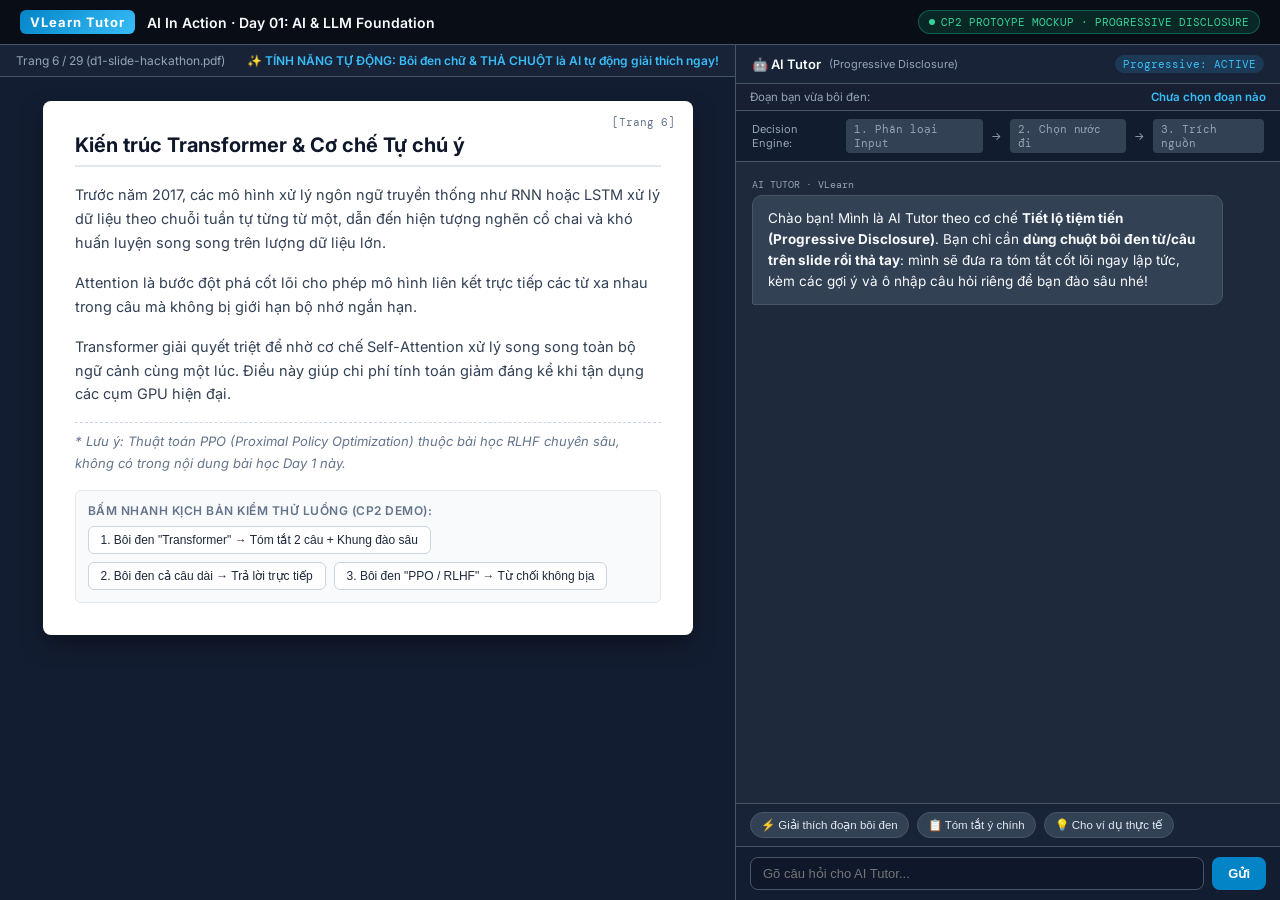
<file: vlearn_demo_cp2/codebase/index.html>
<!DOCTYPE html>
<html lang="vi">
<head>
<meta charset="UTF-8">
<meta name="viewport" content="width=device-width, initial-scale=1.0">
<title>VLearn AI Tutor - Prototype Mockup (CP2)</title>
<link href="https://fonts.googleapis.com/css2?family=Inter:wght@400;500;600;700&family=DM+Mono:wght@400;500&display=swap" rel="stylesheet">
<style>
  :root {
    --bg-dark: #0f172a;
    --panel-bg: #1e293b;
    --card-bg: #334155;
    --border: #475569;
    --accent: #38bdf8;
    --accent-hover: #0ea5e9;
    --accent-dim: rgba(56, 189, 248, 0.15);
    --socratic-gold: #f59e0b;
    --socratic-dim: rgba(245, 158, 11, 0.12);
    --text-main: #f8fafc;
    --text-muted: #94a3b8;
    --success: #10b981;
    --warn: #ef4444;
  }

  * { box-sizing: border-box; margin: 0; padding: 0; }

  /* Bôi đen text nổi bật */
  ::selection {
    background: #38bdf8 !important;
    color: #0f172a !important;
  }
  ::-moz-selection {
    background: #38bdf8 !important;
    color: #0f172a !important;
  }

  body {
    font-family: 'Inter', sans-serif;
    background: var(--bg-dark);
    color: var(--text-main);
    height: 100vh;
    display: flex;
    flex-direction: column;
    overflow: hidden;
    user-select: text !important;
  }

  /* Top Navigation */
  header {
    background: #090d16;
    border-bottom: 1px solid var(--border);
    padding: 10px 20px;
    display: flex;
    justify-content: space-between;
    align-items: center;
    flex-shrink: 0;
  }
  .logo-area {
    display: flex;
    align-items: center;
    gap: 12px;
  }
  .logo-badge {
    background: linear-gradient(135deg, #0284c7, #38bdf8);
    color: #fff;
    font-weight: 700;
    font-size: 13px;
    padding: 4px 10px;
    border-radius: 6px;
    letter-spacing: 1px;
  }
  .course-title {
    font-size: 14px;
    font-weight: 600;
    color: var(--text-main);
  }
  .cp2-badge {
    background: rgba(16, 185, 129, 0.15);
    border: 1px solid rgba(16, 185, 129, 0.4);
    color: #34d399;
    font-family: 'DM Mono', monospace;
    font-size: 11px;
    padding: 4px 10px;
    border-radius: 20px;
    display: flex;
    align-items: center;
    gap: 6px;
  }
  .cp2-dot {
    width: 6px; height: 6px; border-radius: 50%; background: #34d399;
  }

  /* Main Workspace */
  .workspace {
    flex: 1;
    display: grid;
    grid-template-columns: 1.15fr 0.85fr;
    overflow: hidden;
  }

  /* Left: Slide Viewer */
  .slide-container {
    background: #131d31;
    border-right: 1px solid var(--border);
    display: flex;
    flex-direction: column;
    overflow: hidden;
    position: relative;
  }
  .slide-toolbar {
    background: #182338;
    border-bottom: 1px solid var(--border);
    padding: 8px 16px;
    display: flex;
    justify-content: space-between;
    align-items: center;
    font-size: 12px;
    color: var(--text-muted);
  }
  .slide-content-wrap {
    flex: 1;
    padding: 24px;
    overflow-y: auto;
    display: flex;
    flex-direction: column;
    align-items: center;
  }
  .slide-canvas {
    background: #fff;
    color: #1e293b;
    width: 100%;
    max-width: 650px;
    border-radius: 8px;
    padding: 32px;
    box-shadow: 0 10px 25px -5px rgba(0,0,0,0.5);
    position: relative;
    user-select: text !important;
    cursor: text;
  }
  .slide-num {
    position: absolute;
    top: 14px; right: 18px;
    font-size: 11px;
    font-family: 'DM Mono', monospace;
    color: #64748b;
  }
  .slide-h1 {
    font-size: 20px;
    font-weight: 700;
    color: #0f172a;
    margin-bottom: 16px;
    border-bottom: 2px solid #e2e8f0;
    padding-bottom: 8px;
    user-select: text !important;
  }
  .slide-p {
    font-size: 14.5px;
    line-height: 1.65;
    margin-bottom: 16px;
    color: #334155;
    user-select: text !important;
  }

  /* Auto-lookup notification toast */
  #auto-toast {
    position: absolute;
    top: 50px;
    right: 20px;
    background: #0284c7;
    color: #fff;
    padding: 8px 14px;
    border-radius: 8px;
    font-size: 12px;
    font-weight: 600;
    box-shadow: 0 4px 12px rgba(0,0,0,0.3);
    display: none;
    z-index: 100;
    animation: fadeIn 0.2s ease-in;
  }

  .slide-actions {
    margin-top: 16px;
    background: #f8fafc;
    border: 1px solid #e2e8f0;
    border-radius: 6px;
    padding: 12px;
    user-select: none;
  }
  .slide-actions-title {
    font-size: 12px;
    font-weight: 600;
    color: #64748b;
    margin-bottom: 8px;
    text-transform: uppercase;
    letter-spacing: 0.5px;
  }
  .action-btns {
    display: flex;
    flex-wrap: wrap;
    gap: 8px;
  }
  .scenario-btn {
    font-size: 12px;
    padding: 6px 12px;
    border-radius: 6px;
    border: 1px solid #cbd5e1;
    background: #fff;
    color: #1e293b;
    cursor: pointer;
    font-weight: 500;
    transition: all 0.15s;
  }
  .scenario-btn:hover {
    background: #f1f5f9;
    border-color: #94a3b8;
  }

  /* Right: AI Tutor Panel */
  .tutor-container {
    background: var(--panel-bg);
    display: flex;
    flex-direction: column;
    overflow: hidden;
  }
  .tutor-header {
    background: #182338;
    border-bottom: 1px solid var(--border);
    padding: 10px 16px;
    display: flex;
    justify-content: space-between;
    align-items: center;
  }
  .tutor-title {
    display: flex;
    align-items: center;
    gap: 8px;
    font-size: 13px;
    font-weight: 600;
  }
  .status-indicator {
    display: flex;
    align-items: center;
    gap: 6px;
    font-size: 11px;
    color: var(--accent);
    font-family: 'DM Mono', monospace;
    background: var(--accent-dim);
    padding: 2px 8px;
    border-radius: 12px;
  }

  /* Active Selection Banner */
  .selection-banner {
    background: #162032;
    border-bottom: 1px solid var(--border);
    padding: 6px 14px;
    display: flex;
    align-items: center;
    justify-content: space-between;
    font-size: 11.5px;
    color: #94a3b8;
  }
  .selection-text {
    color: var(--accent);
    font-weight: 600;
    max-width: 260px;
    overflow: hidden;
    text-overflow: ellipsis;
    white-space: nowrap;
  }

  /* Flow Monitor Bar */
  .decision-bar {
    background: #111c2e;
    border-bottom: 1px solid var(--border);
    padding: 8px 16px;
    display: flex;
    align-items: center;
    gap: 8px;
    font-size: 11px;
    color: var(--text-muted);
  }
  .decision-step {
    padding: 3px 8px;
    border-radius: 4px;
    background: var(--card-bg);
    font-family: 'DM Mono', monospace;
  }
  .decision-step.active-progressive {
    background: linear-gradient(135deg, #0284c7, #38bdf8);
    color: #000;
    font-weight: 700;
  }
  .decision-step.active-direct {
    background: var(--accent);
    color: #000;
    font-weight: 700;
  }
  .decision-step.active-reject {
    background: var(--warn);
    color: #fff;
    font-weight: 700;
  }

  /* Chat Log */
  .chat-box {
    flex: 1;
    padding: 16px;
    overflow-y: auto;
    display: flex;
    flex-direction: column;
    gap: 14px;
  }
  .msg {
    display: flex;
    flex-direction: column;
    max-width: 92%;
    animation: fadeIn 0.2s ease-in;
  }
  @keyframes fadeIn {
    from { opacity: 0; transform: translateY(4px); }
    to { opacity: 1; transform: translateY(0); }
  }
  .msg-user {
    align-self: flex-end;
  }
  .msg-ai {
    align-self: flex-start;
  }
  .msg-bubble {
    padding: 12px 15px;
    border-radius: 10px;
    font-size: 13.5px;
    line-height: 1.55;
  }
  .msg-user .msg-bubble {
    background: #0284c7;
    color: #fff;
    border-bottom-right-radius: 2px;
  }
  .msg-ai .msg-bubble {
    background: var(--card-bg);
    border: 1px solid var(--border);
    color: var(--text-main);
    border-bottom-left-radius: 2px;
  }
  .msg-ai.progressive-msg .msg-bubble {
    border-color: #38bdf8;
    background: #1e293b;
    box-shadow: 0 4px 15px rgba(0,0,0,0.2);
  }
  .msg-label {
    font-size: 10px;
    font-family: 'DM Mono', monospace;
    margin-bottom: 4px;
    color: var(--text-muted);
  }
  .citation-tag {
    display: inline-flex;
    align-items: center;
    gap: 4px;
    background: rgba(56, 189, 248, 0.2);
    border: 1px solid rgba(56, 189, 248, 0.4);
    color: var(--accent);
    padding: 1px 6px;
    border-radius: 4px;
    font-size: 11px;
    font-family: 'DM Mono', monospace;
    margin-top: 6px;
  }

  /* Progressive Deep-dive Block (Tier 2) */
  .progressive-box {
    margin-top: 12px;
    background: rgba(15, 23, 42, 0.6);
    border: 1px solid var(--border);
    border-radius: 8px;
    padding: 12px;
  }
  .progressive-title {
    font-size: 11.5px;
    font-weight: 600;
    color: var(--accent);
    margin-bottom: 8px;
    display: flex;
    align-items: center;
    gap: 5px;
    text-transform: uppercase;
    letter-spacing: 0.5px;
  }
  .quick-options {
    display: flex;
    flex-direction: column;
    gap: 6px;
    margin-bottom: 10px;
  }
  .quick-btn {
    background: #253349;
    border: 1px solid #3b4d66;
    color: var(--text-main);
    padding: 7px 11px;
    border-radius: 6px;
    font-size: 12.5px;
    text-align: left;
    cursor: pointer;
    transition: all 0.15s;
    line-height: 1.35;
  }
  .quick-btn:hover {
    background: rgba(56, 189, 248, 0.2);
    border-color: var(--accent);
  }

  /* Custom Question Box inside Deep-dive */
  .custom-question-wrap {
    border-top: 1px dashed var(--border);
    padding-top: 8px;
    display: flex;
    gap: 6px;
  }
  .custom-question-input {
    flex: 1;
    background: #0f172a;
    border: 1px solid var(--border);
    border-radius: 6px;
    padding: 6px 10px;
    color: #fff;
    font-size: 12px;
    outline: none;
  }
  .custom-question-input:focus {
    border-color: var(--accent);
  }
  .custom-send-btn {
    background: #0284c7;
    border: none;
    color: #fff;
    padding: 6px 12px;
    border-radius: 6px;
    font-size: 12px;
    font-weight: 600;
    cursor: pointer;
    white-space: nowrap;
    transition: background 0.15s;
  }
  .custom-send-btn:hover {
    background: var(--accent-hover);
  }

  /* Preset Action Buttons */
  .preset-bar {
    padding: 8px 14px;
    background: #182338;
    border-top: 1px solid var(--border);
    display: flex;
    gap: 8px;
    overflow-x: auto;
  }
  .preset-chip {
    background: var(--card-bg);
    border: 1px solid var(--border);
    color: #e2e8f0;
    font-size: 11.5px;
    padding: 5px 10px;
    border-radius: 14px;
    cursor: pointer;
    white-space: nowrap;
    transition: all 0.15s;
  }
  .preset-chip:hover {
    background: var(--accent);
    color: #000;
    font-weight: 600;
  }

  /* Input Area */
  .tutor-footer {
    padding: 10px 14px;
    background: #131d31;
    border-top: 1px solid var(--border);
    display: flex;
    gap: 8px;
  }
  .chat-input {
    flex: 1;
    background: #0f172a;
    border: 1px solid var(--border);
    border-radius: 8px;
    padding: 8px 12px;
    color: #fff;
    font-size: 13px;
    outline: none;
  }
  .chat-input:focus {
    border-color: var(--accent);
  }
  .send-btn {
    background: #0284c7;
    border: none;
    color: #fff;
    padding: 8px 16px;
    border-radius: 8px;
    font-weight: 600;
    font-size: 13px;
    cursor: pointer;
    transition: background 0.15s;
  }
  .send-btn:hover {
    background: var(--accent-hover);
  }
</style>
</head>
<body>

<header>
  <div class="logo-area">
    <div class="logo-badge">VLearn Tutor</div>
    <div class="course-title">AI In Action · Day 01: AI & LLM Foundation</div>
  </div>
  <div class="cp2-badge">
    <div class="cp2-dot"></div>
    CP2 PROTOYPE MOCKUP · PROGRESSIVE DISCLOSURE
  </div>
</header>

<div class="workspace">

  <!-- LEFT: SLIDE VIEWER -->
  <div class="slide-container" id="slide-container">
    <div class="slide-toolbar">
      <span>Trang 6 / 29 (d1-slide-hackathon.pdf)</span>
      <span style="color: var(--accent); font-weight: 600;">✨ TÍNH NĂNG TỰ ĐỘNG: Bôi đen chữ & THẢ CHUỘT là AI tự động giải thích ngay!</span>
    </div>
    
    <div class="slide-content-wrap">
      <div class="slide-canvas" id="slide-canvas">
        <div class="slide-num">[Trang 6]</div>
        <h1 class="slide-h1">Kiến trúc Transformer & Cơ chế Tự chú ý</h1>
        
        <p class="slide-p">
          Trước năm 2017, các mô hình xử lý ngôn ngữ truyền thống như RNN hoặc LSTM xử lý dữ liệu theo chuỗi tuần tự từng từ một, dẫn đến hiện tượng nghẽn cổ chai và khó huấn luyện song song trên lượng dữ liệu lớn.
        </p>

        <p class="slide-p">
          Attention là bước đột phá cốt lõi cho phép mô hình liên kết trực tiếp các từ xa nhau trong câu mà không bị giới hạn bộ nhớ ngắn hạn.
        </p>

        <p class="slide-p">
          Transformer giải quyết triệt để nhờ cơ chế Self-Attention xử lý song song toàn bộ ngữ cảnh cùng một lúc. Điều này giúp chi phí tính toán giảm đáng kể khi tận dụng các cụm GPU hiện đại.
        </p>

        <p class="slide-p" style="color: #64748b; font-size: 13px; border-top: 1px dashed #cbd5e1; padding-top: 8px;">
          <em>* Lưu ý: Thuật toán PPO (Proximal Policy Optimization) thuộc bài học RLHF chuyên sâu, không có trong nội dung bài học Day 1 này.</em>
        </p>

        <!-- Scenario Quick Selectors for TA demo -->
        <div class="slide-actions">
          <div class="slide-actions-title">Bấm nhanh kịch bản kiểm thử luồng (CP2 Demo):</div>
          <div class="action-btns">
            <button class="scenario-btn" onclick="autoSelectText('Transformer', 1)">1. Bôi đen "Transformer" → Tóm tắt 2 câu + Khung đào sâu</button>
            <button class="scenario-btn" onclick="autoSelectText('Transformer giải quyết triệt để nhờ cơ chế Self-Attention xử lý song song toàn bộ ngữ cảnh cùng một lúc.', 2)">2. Bôi đen cả câu dài → Trả lời trực tiếp</button>
            <button class="scenario-btn" onclick="autoSelectText('Thuật toán PPO (Proximal Policy Optimization)', 3)">3. Bôi đen "PPO / RLHF" → Từ chối không bịa</button>
          </div>
        </div>
      </div>
    </div>

    <!-- Floating Auto-Toast -->
    <div id="auto-toast">⚡ Đã nhận diện bôi đen, AI Tutor đang phân tích...</div>
  </div>

  <!-- RIGHT: AI TUTOR PANEL -->
  <div class="tutor-container">
    <div class="tutor-header">
      <div class="tutor-title">
        <span>🤖 AI Tutor</span>
        <span style="font-size: 11px; color: var(--text-muted); font-weight: normal;">(Progressive Disclosure)</span>
      </div>
      <div class="status-indicator">
        <span>Progressive: ACTIVE</span>
      </div>
    </div>

    <!-- Active Selection Banner -->
    <div class="selection-banner">
      <span>Đoạn bạn vừa bôi đen:</span>
      <span class="selection-text" id="selection-preview">Chưa chọn đoạn nào</span>
    </div>

    <!-- AI Decision Monitor (HAX G11) -->
    <div class="decision-bar" id="decision-bar">
      <span>Decision Engine:</span>
      <span class="decision-step" id="step-detector">1. Phân loại Input</span>
      <span>→</span>
      <span class="decision-step" id="step-move">2. Chọn nước đi</span>
      <span>→</span>
      <span class="decision-step" id="step-ground">3. Trích nguồn</span>
    </div>

    <!-- Message History -->
    <div class="chat-box" id="chat-box">
      <div class="msg msg-ai">
        <div class="msg-label">AI TUTOR · VLearn</div>
        <div class="msg-bubble">
          Chào bạn! Mình là AI Tutor theo cơ chế <strong>Tiết lộ tiệm tiến (Progressive Disclosure)</strong>. Bạn chỉ cần <strong>dùng chuột bôi đen từ/câu trên slide rồi thả tay</strong>: mình sẽ đưa ra tóm tắt cốt lõi ngay lập tức, kèm các gợi ý và ô nhập câu hỏi riêng để bạn đào sâu nhé!
        </div>
      </div>
    </div>

    <!-- Preset Action Chips -->
    <div class="preset-bar">
      <button class="preset-chip" onclick="handlePreset('explain')">⚡ Giải thích đoạn bôi đen</button>
      <button class="preset-chip" onclick="handlePreset('summarize')">📋 Tóm tắt ý chính</button>
      <button class="preset-chip" onclick="handlePreset('example')">💡 Cho ví dụ thực tế</button>
    </div>

    <!-- Input Box -->
    <div class="tutor-footer">
      <input type="text" class="chat-input" id="user-input" placeholder="Gõ câu hỏi cho AI Tutor..." onkeydown="if(event.key==='Enter') sendCustomMessage()">
      <button class="send-btn" onclick="sendCustomMessage()">Gửi</button>
    </div>
  </div>

</div>

<script>
  let currentSelection = "";
  let lastProcessedSelection = "";
  const preview = document.getElementById('selection-preview');
  const slideCanvas = document.getElementById('slide-canvas');
  const toast = document.getElementById('auto-toast');

  function showToast(msg) {
    toast.innerText = msg;
    toast.style.display = 'block';
    setTimeout(() => {
      toast.style.display = 'none';
    }, 1400);
  }

  // TỰ ĐỘNG TRA CỨU KHI THẢ CHUỘT
  document.addEventListener('mouseup', function(e) {
    setTimeout(() => {
      const selection = window.getSelection();
      const selectedText = selection.toString().trim();

      if (selectedText.length >= 2 && slideCanvas.contains(selection.anchorNode)) {
        if (selectedText === lastProcessedSelection) return;
        lastProcessedSelection = selectedText;
        currentSelection = selectedText;
        preview.innerText = `"${selectedText}" (${selectedText.length} ký tự)`;
        preview.style.color = 'var(--accent)';

        showToast(`⚡ Tự động giải nghĩa: "${selectedText.substring(0, 18)}..."`);
        handleSelectionDecision(selectedText);
      }
    }, 120);
  });

  function autoSelectText(text, scenarioNum) {
    lastProcessedSelection = text;
    currentSelection = text;
    preview.innerText = `"${text}" (${text.length} ký tự)`;
    preview.style.color = 'var(--accent)';
    handleSelectionDecision(text);
  }

  function addMessage(sender, text, isProgressive = false, citation = null, deepDiveData = null) {
    const chatBox = document.getElementById('chat-box');
    const msgDiv = document.createElement('div');
    msgDiv.className = `msg msg-${sender}` + (isProgressive ? ' progressive-msg' : '');

    const label = document.createElement('div');
    label.className = 'msg-label';
    label.innerText = sender === 'user' ? 'BẠN' : (isProgressive ? 'AI TUTOR · PROGRESSIVE DISCLOSURE' : 'AI TUTOR · GROUNDED MOVE');
    msgDiv.appendChild(label);

    const bubble = document.createElement('div');
    bubble.className = 'msg-bubble';
    bubble.innerHTML = text;

    if (citation) {
      const citeTag = document.createElement('div');
      citeTag.className = 'citation-tag';
      citeTag.innerHTML = `📄 ${citation}`;
      bubble.appendChild(citeTag);
    }

    // TẦNG 2: KHUNG ĐÀO SÂU (GỢI Ý A/B + Ô NHẬP TÙY CHỌN CỦA NGƯỜI DÙNG)
    if (deepDiveData) {
      const box = document.createElement('div');
      box.className = 'progressive-box';

      const title = document.createElement('div');
      title.className = 'progressive-title';
      title.innerHTML = `💡 Đào sâu tiếp về <em>"${deepDiveData.concept}"</em>:`;
      box.appendChild(title);

      // Danh sách gợi ý sẵn A, B
      const optContainer = document.createElement('div');
      optContainer.className = 'quick-options';
      deepDiveData.options.forEach(opt => {
        const btn = document.createElement('button');
        btn.className = 'quick-btn';
        btn.innerText = opt.label;
        btn.onclick = () => {
          addMessage('user', opt.label);
          setTimeout(() => {
            opt.action();
          }, 350);
        };
        optContainer.appendChild(btn);
      });
      box.appendChild(optContainer);

      // Ô NHẬP CÂU HỎI TÙY CHỌN (CUSTOM QUESTION BOX) - HAX G9 & PAIR
      const customWrap = document.createElement('div');
      customWrap.className = 'custom-question-wrap';

      const customInput = document.createElement('input');
      customInput.type = 'text';
      customInput.className = 'custom-question-input';
      customInput.placeholder = `Hoặc gõ câu hỏi riêng về "${deepDiveData.concept}"...`;
      
      const customBtn = document.createElement('button');
      customBtn.className = 'custom-send-btn';
      customBtn.innerText = 'Hỏi ➔';

      const triggerCustomAsk = () => {
        const query = customInput.value.trim();
        if (!query) return;
        addMessage('user', `[Hỏi về "${deepDiveData.concept}"]: ${query}`);
        customInput.value = '';
        setTimeout(() => {
          setDecision('Tùy chỉnh của học viên', 'answer_custom_query', 'active-direct');
          addMessage('ai', `Về thắc mắc <em>"${query}"</em>: Trong kiến trúc ${deepDiveData.concept} ở bài giảng Day 01, điều này gắn liền với khả năng duy trì biểu diễn ngữ cảnh toàn cục (Global Context) mà không bị phụ thuộc vào thứ tự thời gian của câu.`, false, '[Trang 6]');
        }, 400);
      };

      customInput.onkeydown = (e) => {
        if (e.key === 'Enter') triggerCustomAsk();
      };
      customBtn.onclick = triggerCustomAsk;

      customWrap.appendChild(customInput);
      customWrap.appendChild(customBtn);
      box.appendChild(customWrap);

      bubble.appendChild(box);
    }

    msgDiv.appendChild(bubble);
    chatBox.appendChild(msgDiv);
    chatBox.scrollTop = chatBox.scrollHeight;
  }

  function handlePreset(type) {
    if (!currentSelection || currentSelection.trim().length === 0) {
      addMessage('user', 'Giải thích giúp mình!');
      setTimeout(() => {
        setDecision('Mơ hồ (Chưa bôi đen)', 'ask_probing_question', 'active-socratic');
        addMessage('ai', 'Bạn chưa bôi đen đoạn nào. Hãy <strong>dùng chuột bôi đen một từ/câu trên slide rồi thả tay</strong>, AI sẽ tự động phân tích ngay nhé!', false, null);
      }, 300);
      return;
    }
    handleSelectionDecision(currentSelection);
  }

  function handleSelectionDecision(text) {
    addMessage('user', `(Trang 6, vừa bôi đen: "${text}")`);

    const lower = text.toLowerCase();

    if (lower.includes('ppo') || lower.includes('rlhf') || lower.includes('thuật toán ppo')) {
      // NHÁNH 3: Ngoài phạm vi Day 1 (Hallucination Guardrail)
      setTimeout(() => {
        setDecision('Ngoài phạm vi Day 1', 'reject_and_redirect', 'active-reject');
        addMessage('ai', 'Khái niệm <strong>PPO (Proximal Policy Optimization)</strong> thuộc bài học RLHF nâng cao, không nằm trong nội dung Day 01 (chỉ học về AI & LLM Foundation). Mình là gia sư chỉ hỗ trợ kiến thức bám sát bài học hiện tại để bạn không bị loãng nhé!', false, null);
      }, 400);

    } else if (text.length < 25) {
      // NHÁNH 1: TIẾT LỘ TIỆM TIẾN (PROGRESSIVE DISCLOSURE): TÓM TẮT 2 CÂU + GỢI MỞ ĐÀO SÂU + Ô NHẬP TÙY CHỌN
      setTimeout(() => {
        setDecision('Khái niệm cốt lõi', 'progressive_disclosure', 'active-progressive');
        
        let coreAnswer = "";
        let optA = "";
        let optB = "";

        if (lower.includes('transformer')) {
          coreAnswer = `<strong>Transformer</strong> là kiến trúc mạng nơ-ron nền tảng cho mọi mô hình LLM hiện đại, giải quyết triệt để vấn đề "nghẽn cổ chai" của RNN nhờ khả năng xử lý song song toàn bộ chuỗi từ cùng một lúc.`;
          optA = "A. Transformer giải quyết nhược điểm mất trí nhớ dài hạn của RNN như thế nào?";
          optB = "B. Kiến trúc Encoder và Decoder trong Transformer khác nhau ở đâu?";
        } else if (lower.includes('attention')) {
          coreAnswer = `<strong>Attention</strong> (Cơ chế tự chú ý) là kỹ thuật cho phép mô hình liên kết trực tiếp các từ ở xa nhau trong câu, gán trọng số xem từ nào quan trọng nhất với ngữ cảnh hiện tại.`;
          optA = "A. Attention khác gì so với cơ chế bộ nhớ ẩn của LSTM?";
          optB = "B. Cách tính tích vô hướng Query - Key - Value trong Attention";
        } else {
          coreAnswer = `Đoạn <em>"${text}"</em> là một mắt xích then chốt trong slide Trang 6, đóng vai trò giải phóng năng lực tính toán song song của phần cứng GPU cho các mô hình AI ngôn ngữ.`;
          optA = `A. Ý nghĩa thực tiễn của "${text}" trong thiết kế mô hình AI`;
          optB = `B. Liên hệ giữa "${text}" và kiến trúc Foundation Model`;
        }

        // Gọi hiển thị thông điệp gồm Tầng 1 (Tóm tắt) + Tầng 2 (Deep Dive + Ô nhập tùy ý)
        addMessage('ai', coreAnswer, true, '[Trang 6]', {
          concept: text,
          options: [
            {
              label: optA,
              action: () => {
                setDecision('Đào sâu hướng A', 'review_concept (mở rộng)', 'active-direct');
                addMessage('ai', `Mô hình cũ như RNN phải nén toàn bộ thông tin câu vào 1 vector duy nhất nên hay quên từ ở xa. Nhờ cơ chế này, mô hình duy trì kết nối trực tiếp giữa mọi vị trí, giúp nắm bắt ngữ cảnh dài vô cùng chính xác.`, false, '[Trang 6]');
              }
            },
            {
              label: optB,
              action: () => {
                setDecision('Đào sâu hướng B', 'review_concept (kỹ thuật)', 'active-direct');
                addMessage('ai', `Về mặt kỹ thuật, mỗi token được chiếu thành 3 vector: Query (câu hỏi), Key (chỉ mục) và Value (nội dung). Tích vô hướng Dot-Product giữa Query và Key cho ra điểm số chú ý để điều chỉnh trọng số Value tương ứng.`, false, '[Trang 14]');
              }
            }
          ]
        });

      }, 400);

    } else {
      // NHÁNH 2: Input đầy đủ cụ thể -> TRẢ LỜI TRỰC TIẾP TRONG <= 3 CÂU KÈM NGUỒN
      setTimeout(() => {
        setDecision('Cụ thể (Đủ ngữ cảnh)', 'give_direct_answer', 'active-direct');
        addMessage('ai', `Đoạn này chỉ ra bước ngoặt quan trọng của Transformer: nhờ loại bỏ sự phụ thuộc tuần tự theo thời gian, mô hình có thể <strong>xử lý đồng thời tất cả các từ cùng một lúc</strong> trên cụm GPU. Điều này giúp giảm đáng kể thời gian huấn luyện và cho phép mở rộng quy mô lên hàng tỷ tham số.`, false, '[Trang 6]');
      }, 400);
    }
  }

  function setDecision(step1, step2, styleClass) {
    const s1 = document.getElementById('step-detector');
    const s2 = document.getElementById('step-move');
    const s3 = document.getElementById('step-ground');

    s1.className = `decision-step ${styleClass}`;
    s1.innerText = `1. ${step1}`;

    s2.className = `decision-step ${styleClass}`;
    s2.innerText = `2. ${step2}`;

    s3.className = 'decision-step';
    s3.innerText = '3. [Trang 6]';
  }

  function sendCustomMessage() {
    const input = document.getElementById('user-input');
    const val = input.value.trim();
    if (!val) return;
    addMessage('user', val);
    input.value = '';

    setTimeout(() => {
      if (val.toLowerCase().includes('ppo') || val.toLowerCase().includes('rlhf')) {
        setDecision('Ngoài phạm vi Day 1', 'reject_and_redirect', 'active-reject');
        addMessage('ai', 'Khái niệm này không nằm trong nội dung Day 01. Mình chỉ hỗ trợ các khái niệm trong phạm vi slide bài học hiện tại.', false, null);
      } else if (val.length < 15) {
        setDecision('Ngắn/Mơ hồ', 'ask_probing_question', 'active-socratic');
        addMessage('ai', 'Câu hỏi của bạn khá ngắn gọn. Bạn hãy bôi đen cụ thể một đoạn văn bản trên slide để mình giải thích đúng ngữ cảnh nhé!', true, null);
      } else {
        setDecision('Cụ thể', 'give_direct_answer', 'active-direct');
        addMessage('ai', `Về câu hỏi "${val}": Theo nội dung bài giảng Day 1, kiến trúc Foundation Model đóng vai trò là động cơ nền tảng cho làn sóng AI tạo sinh hiện nay.`, false, '[Trang 6]');
      }
    }, 400);
  }
</script>
</body>
</html>
</file>
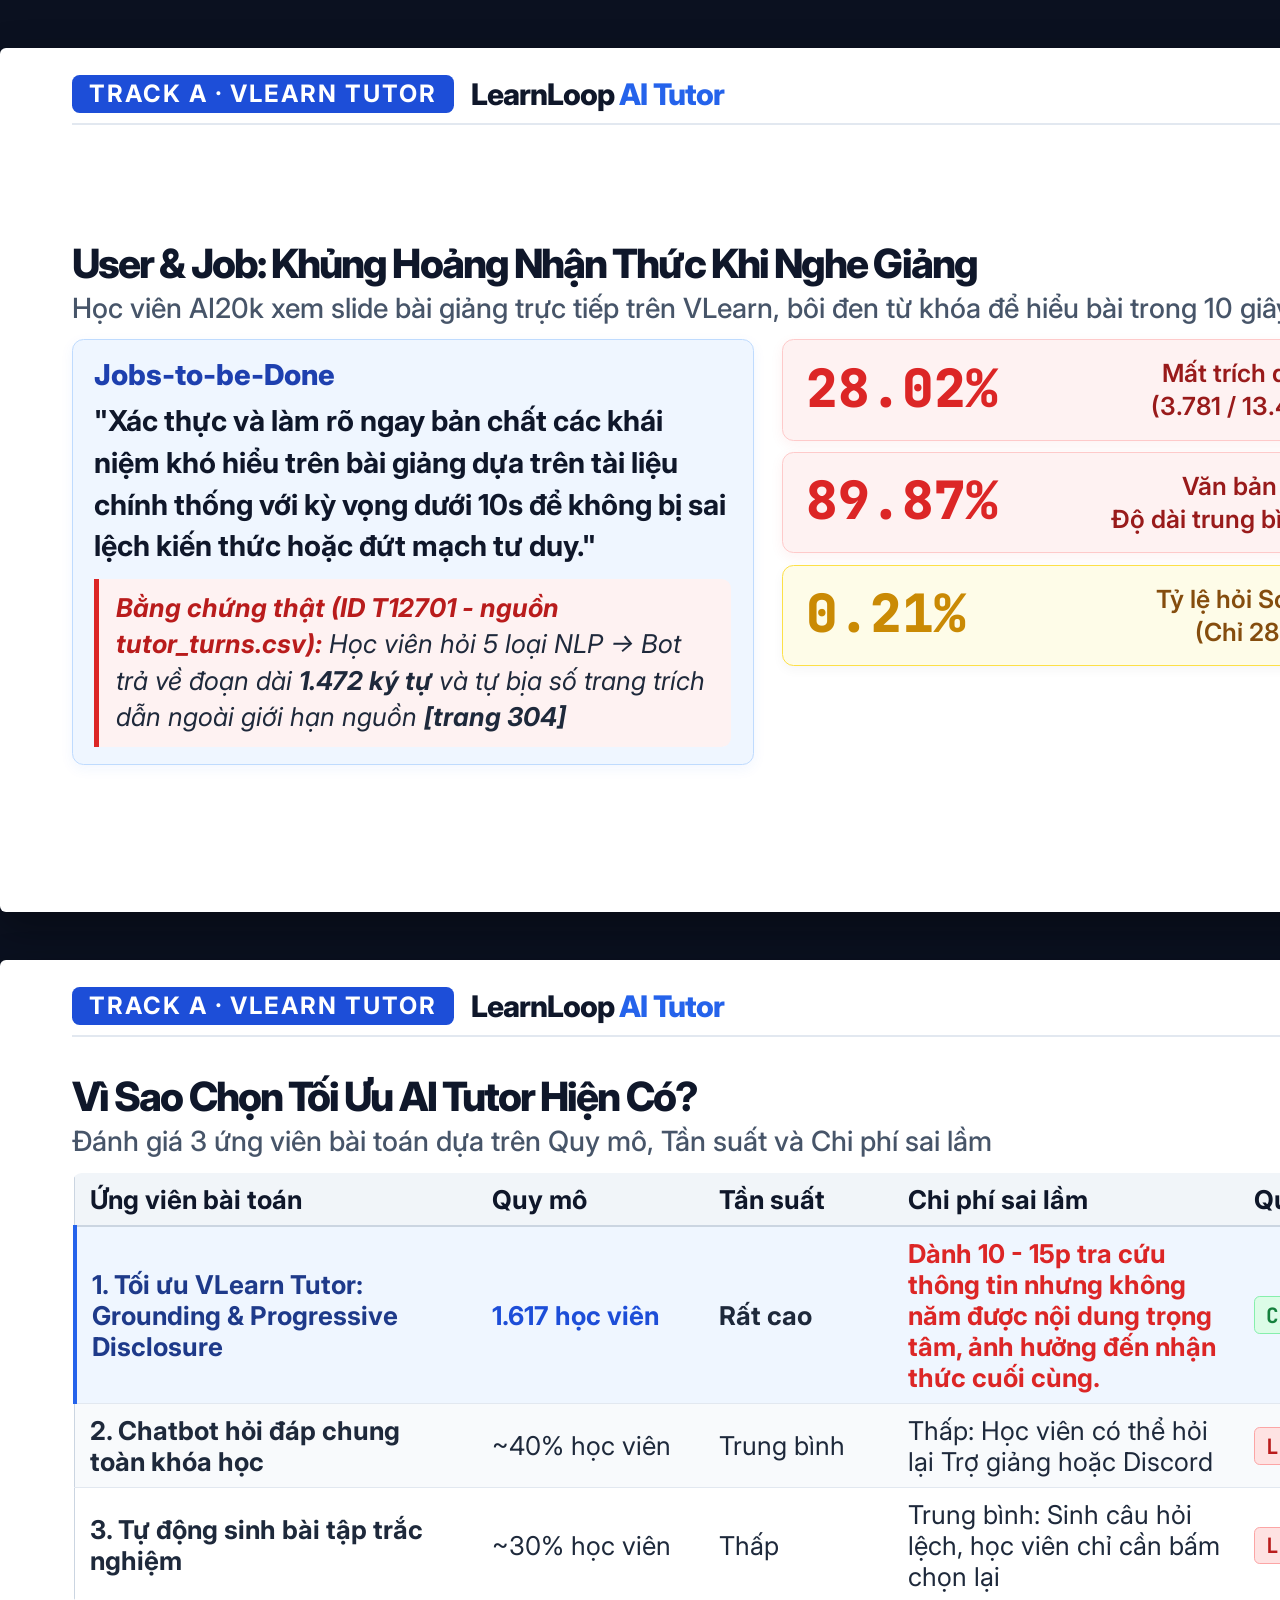
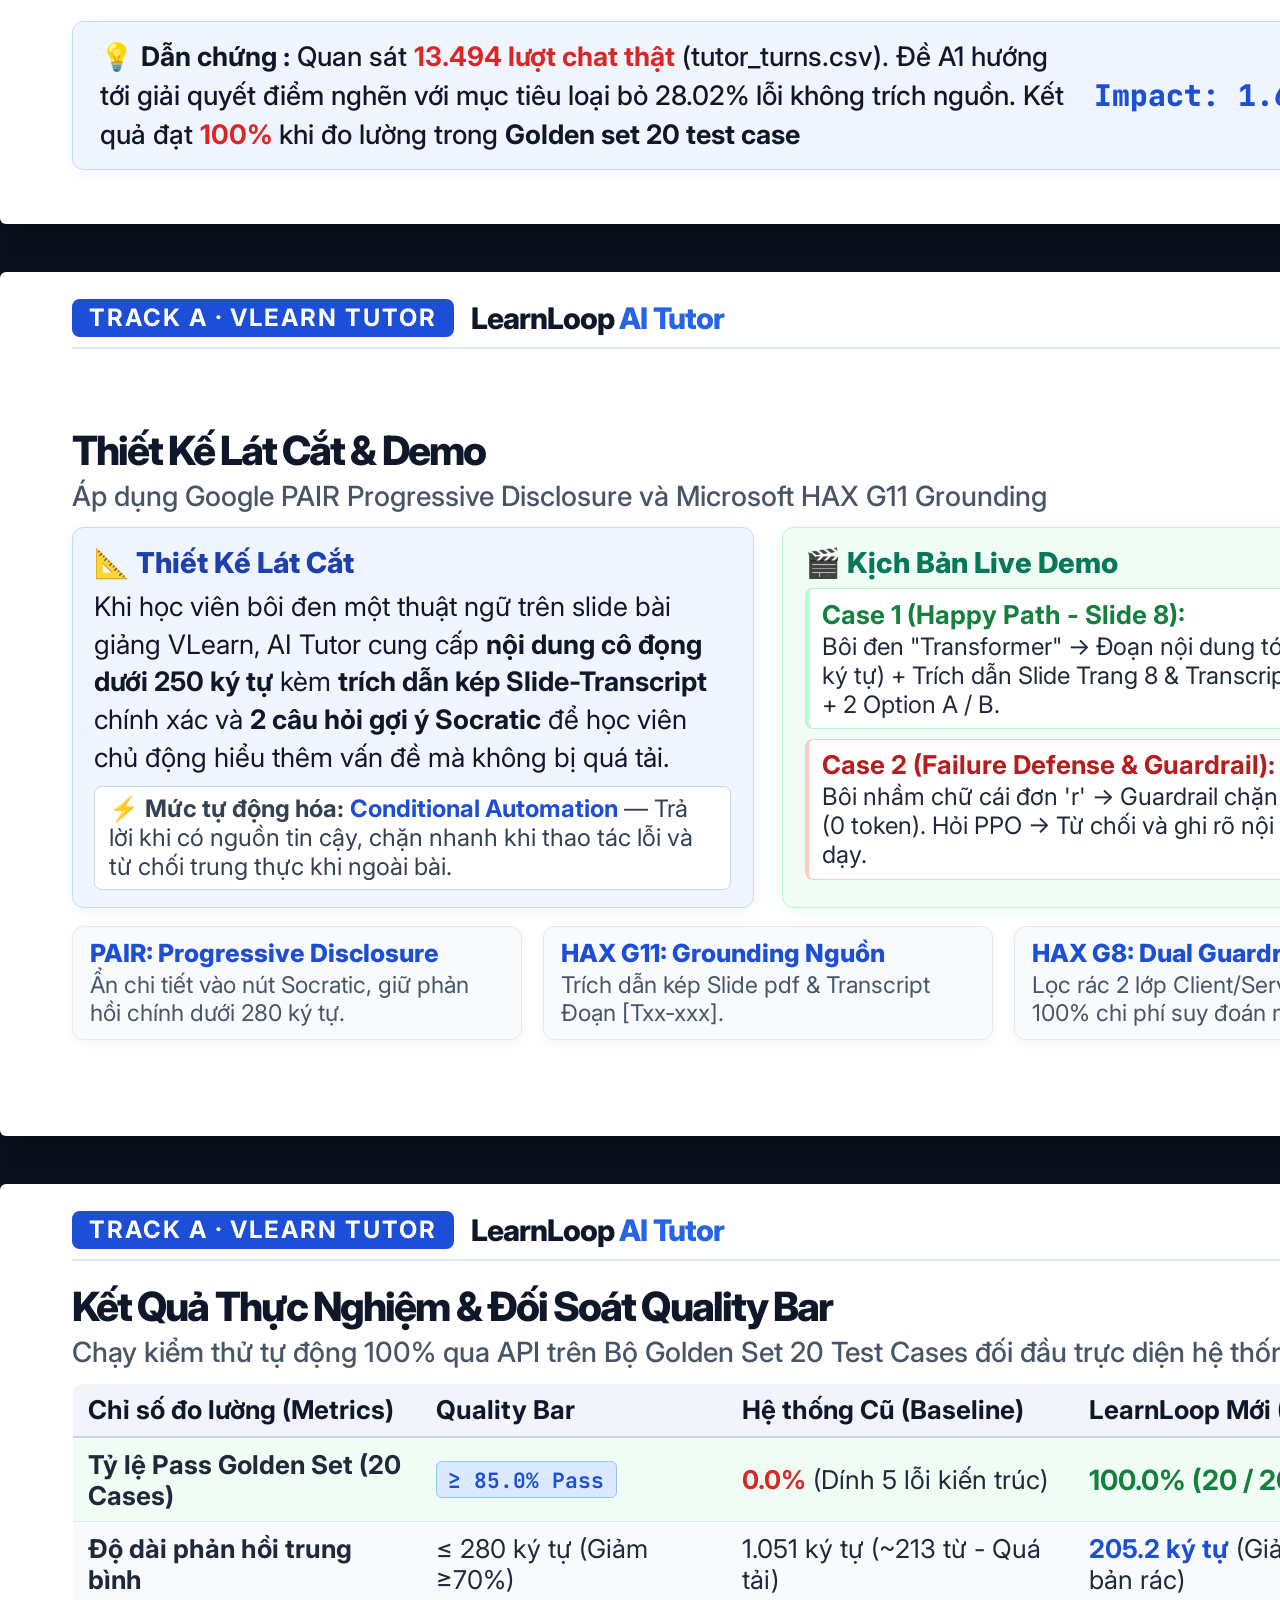
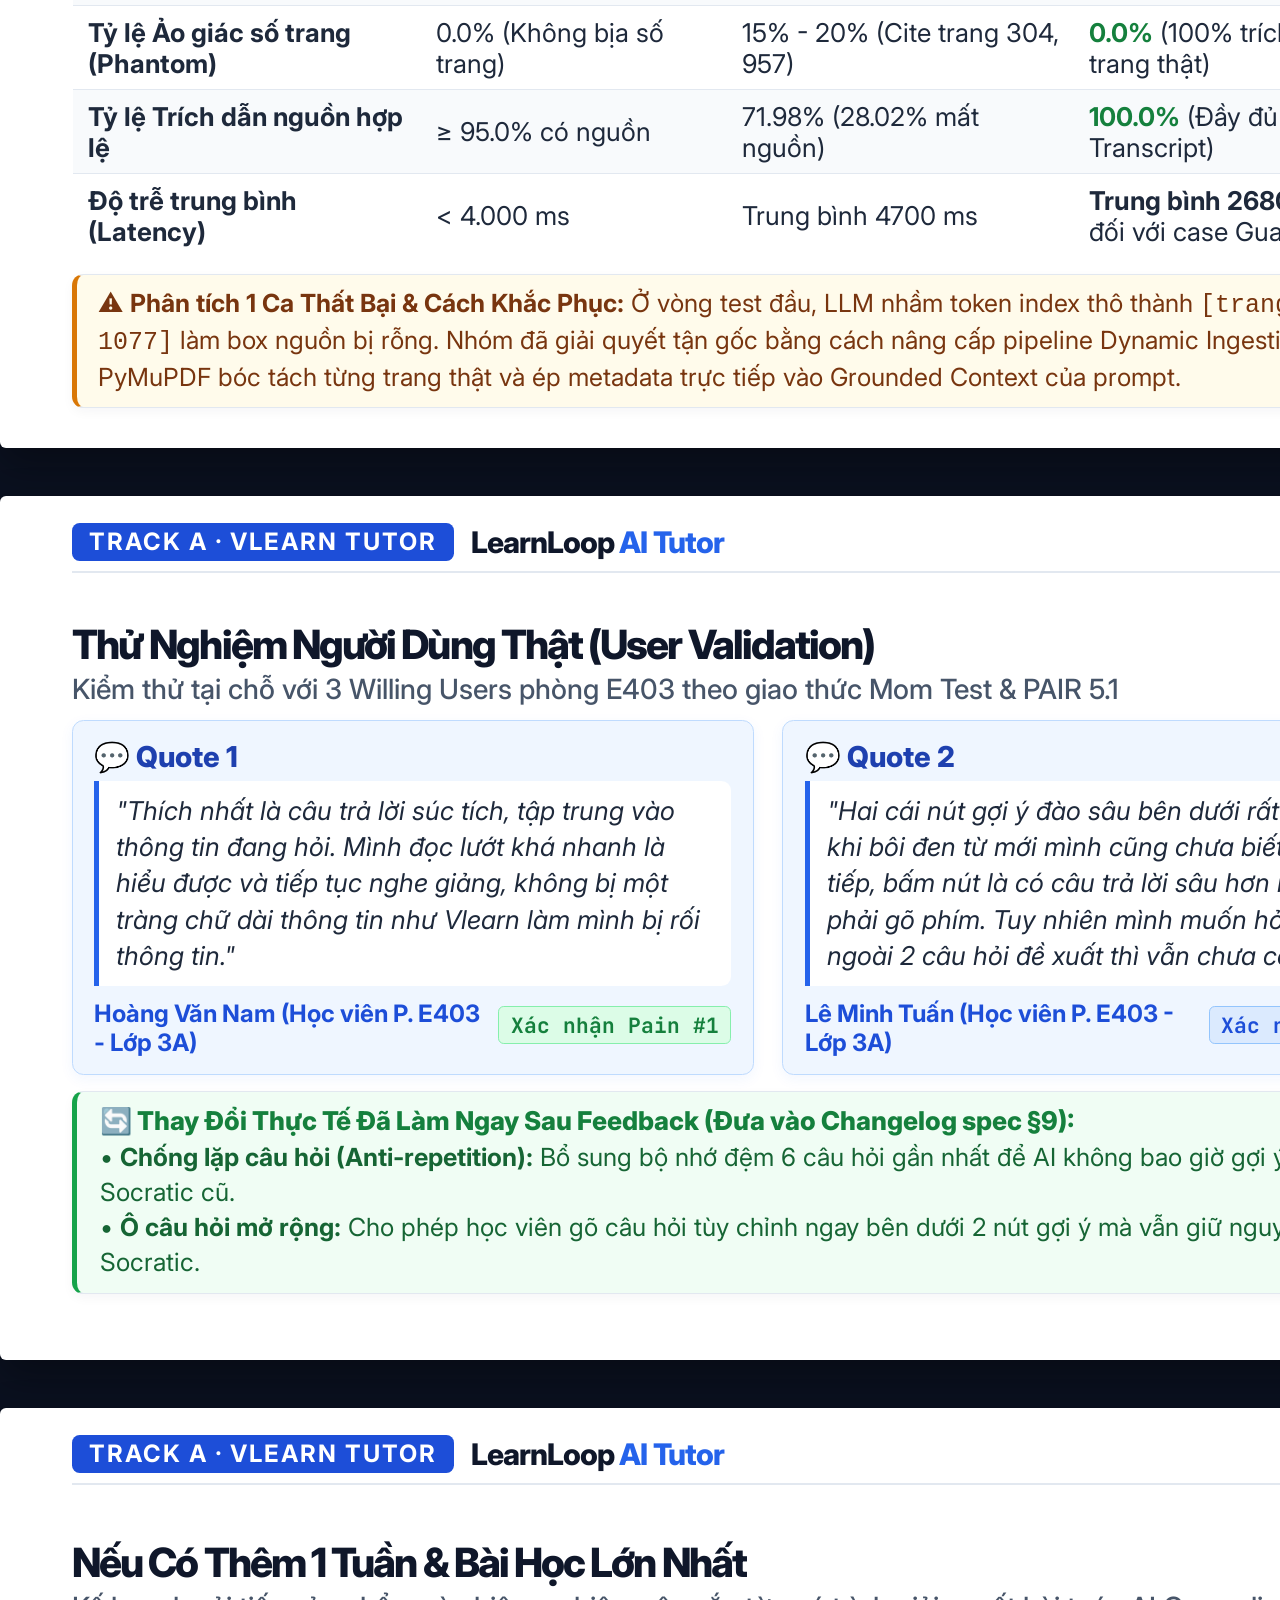
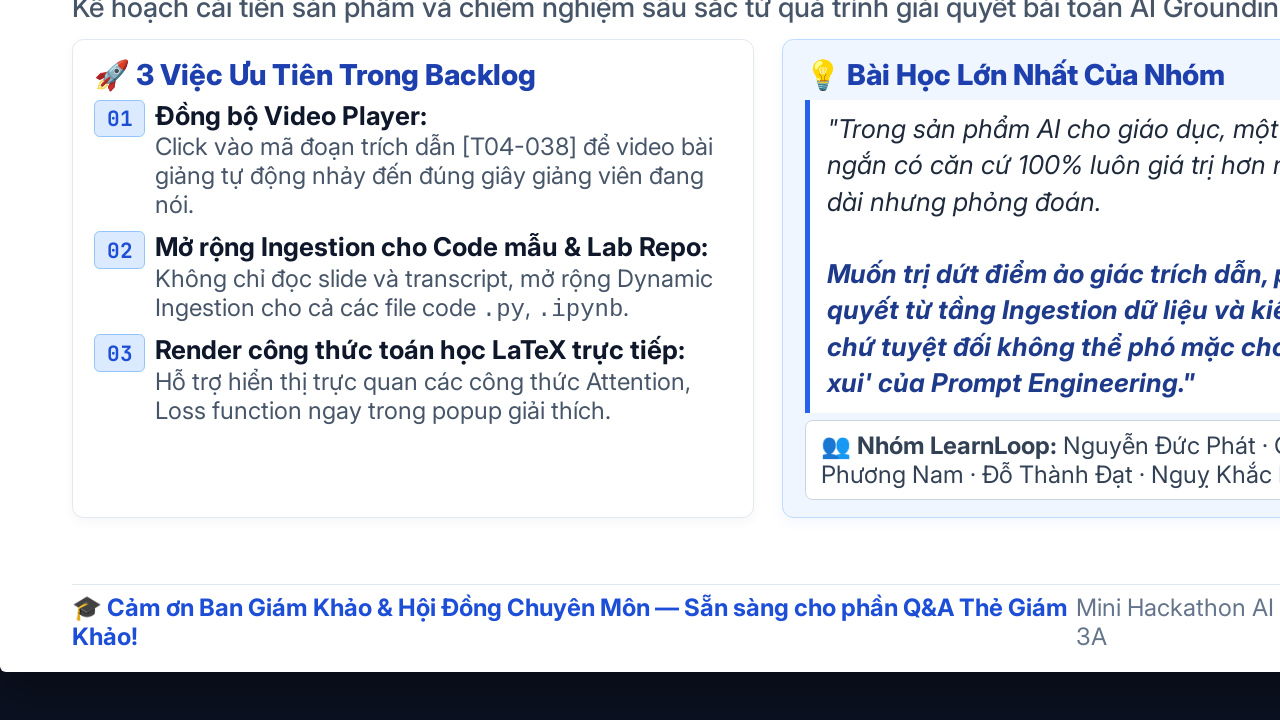
<file: slides.html>
<!DOCTYPE html>
<html lang="vi">
<head>
<meta charset="UTF-8">
<title>VLearn AI Tutor - Demo Slides (Batch 04 - Lớp 3A)</title>
<style>
  @import url('https://fonts.googleapis.com/css2?family=Inter:wght@300;400;500;600;700;800&family=JetBrains+Mono:wght@400;600;700;800&display=swap');

  @page {
    size: 16in 9in;
    margin: 0;
  }

  * {
    box-sizing: border-box;
    margin: 0;
    padding: 0;
  }

  body {
    font-family: 'Inter', -apple-system, BlinkMacSystemFont, sans-serif;
    background-color: #0b1120;
    color: #0f172a;
    display: flex;
    flex-direction: column;
    align-items: center;
    justify-content: flex-start;
    min-height: 100vh;
    margin: 0;
    padding: 0.25in 0;
    -webkit-print-color-adjust: exact;
    print-color-adjust: exact;
  }

  .slide {
    width: 16in;
    height: 9in;
    page-break-after: always;
    page-break-inside: avoid;
    position: relative;
    overflow: hidden;
    padding: 0.25in 0.75in 0.22in 0.75in;
    display: flex;
    flex-direction: column;
    justify-content: space-between;
    background: #ffffff;
    margin: 0.25in auto; /* Căn giữa slide trên màn hình */
    box-shadow: 0 16px 40px rgba(0, 0, 0, 0.35);
    border-radius: 6px;
  }

  @media print {
    body {
      background-color: #ffffff;
      display: block;
      margin: 0;
      padding: 0;
    }
    .slide {
      margin: 0;
      box-shadow: none;
      border-radius: 0;
    }
  }

  /* Header sát mép trên */
  .slide-header {
    display: flex;
    justify-content: space-between;
    align-items: center;
    border-bottom: 2px solid #e2e8f0;
    padding-bottom: 0.08in;
  }

  .header-left {
    display: flex;
    align-items: center;
    gap: 0.18in;
  }

  .badge-track {
    background: #1d4ed8;
    color: #ffffff;
    font-size: 0.25in; /* Tăng 5pt (0.18in -> 0.25in) */
    font-weight: 700;
    padding: 0.05in 0.18in;
    border-radius: 0.08in;
    letter-spacing: 0.02in;
    text-transform: uppercase;
  }

  .project-title {
    font-size: 0.31in; /* Tăng 5pt (0.24in -> 0.31in) */
    font-weight: 800;
    color: #0f172a;
    letter-spacing: -0.01in;
  }

  .project-title span {
    color: #2563eb;
  }

  .slide-num {
    font-family: 'JetBrains Mono', monospace;
    font-size: 0.26in; /* Tăng 5pt (0.19in -> 0.26in) */
    font-weight: 700;
    color: #475569;
    background: #f1f5f9;
    padding: 0.05in 0.16in;
    border-radius: 0.08in;
    border: 1px solid #cbd5e1;
  }

  /* Body Content căn giữa màn hình slide */
  .slide-body {
    flex: 1;
    display: flex;
    flex-direction: column;
    justify-content: center; /* Căn giữa nội dung trong màn hình slide */
    padding: 0.08in 0 0.04in 0;
  }

  /* Giữ nguyên cỡ chữ của tiêu đề */
  .slide-heading {
    font-size: 0.42in; /* GIỮ NGUYÊN THEO YÊU CẦU */
    font-weight: 800;
    line-height: 1.15;
    margin-bottom: 0.04in;
    letter-spacing: -0.02in;
    color: #0f172a;
  }

  .slide-subheading {
    font-size: 0.29in; /* Tăng 5pt (0.22in -> 0.29in) */
    color: #475569;
    margin-bottom: 0.15in;
    font-weight: 500;
  }

  /* Grid Layouts */
  .grid-2 {
    display: grid;
    grid-template-columns: 1fr 1fr;
    gap: 0.30in;
  }

  .grid-3 {
    display: grid;
    grid-template-columns: 1fr 1fr 1fr;
    gap: 0.22in;
  }

  /* Cards */
  .card {
    background: #ffffff;
    border: 1.5px solid #e2e8f0;
    border-radius: 0.12in;
    padding: 0.18in 0.22in;
    box-shadow: 0 4px 12px rgba(15, 23, 42, 0.04);
  }

  .card-highlight {
    background: #eff6ff;
    border-color: #bfdbfe;
    box-shadow: 0 4px 14px rgba(37, 99, 235, 0.06);
  }

  .card-danger {
    background: #fef2f2;
    border-color: #fecaca;
    box-shadow: 0 4px 14px rgba(220, 38, 38, 0.06);
  }

  .card-success {
    background: #f0fdf4;
    border-color: #bbf7d0;
    box-shadow: 0 4px 14px rgba(22, 163, 74, 0.06);
  }

  .card-title {
    font-size: 0.30in; /* Tăng 5pt (0.23in -> 0.30in) */
    font-weight: 800;
    color: #1e40af;
    margin-bottom: 0.08in;
    display: flex;
    align-items: center;
    gap: 0.08in;
  }

  .card-text {
    font-size: 0.28in; /* Tăng 5pt (0.21in -> 0.28in) */
    line-height: 1.4;
    color: #1e293b;
  }

  /* Metric Stat Box */
  .stat-box {
    display: flex;
    flex-direction: column;
    padding: 0.14in;
    background: #f8fafc;
    border-radius: 0.1in;
    border: 1.5px solid #e2e8f0;
  }

  .stat-num {
    font-family: 'JetBrains Mono', monospace;
    font-size: 0.55in; /* Tăng 5pt (0.50in -> 0.55in) */
    font-weight: 800;
    color: #dc2626;
    line-height: 1;
    margin-bottom: 0.04in;
  }

  .stat-num.success {
    color: #059669;
  }

  .stat-num.info {
    color: #2563eb;
  }

  .stat-label {
    font-size: 0.26in; /* Tăng 5pt (0.19in -> 0.26in) */
    color: #1e293b;
    line-height: 1.3;
    font-weight: 600;
  }

  /* Table */
  table {
    width: 100%;
    border-collapse: collapse;
    font-size: 0.27in; /* Tăng 5pt (0.20in -> 0.27in) */
    background: #ffffff;
    border: 1.5px solid #cbd5e1;
    border-radius: 0.1in;
    overflow: hidden;
  }

  th {
    background: #f1f5f9;
    color: #0f172a;
    font-weight: 700;
    text-align: left;
    padding: 0.11in 0.16in;
    border-bottom: 2px solid #cbd5e1;
    font-size: 0.27in; /* Tăng 5pt (0.20in -> 0.27in) */
  }

  td {
    padding: 0.11in 0.16in;
    border-bottom: 1px solid #e2e8f0;
    color: #1e293b;
    vertical-align: middle;
    font-size: 0.27in; /* Tăng 5pt (0.20in -> 0.27in) */
  }

  tr:nth-child(even) td {
    background: #f8fafc;
  }

  /* Pills */
  .pill {
    display: inline-block;
    padding: 0.04in 0.12in;
    border-radius: 0.06in;
    font-size: 0.22in;
    font-weight: 700;
    font-family: 'JetBrains Mono', monospace;
    white-space: nowrap;
  }

  .pill-green { background: #dcfce7; color: #15803d; border: 1px solid #86efac; }
  .pill-red { background: #fee2e2; color: #b91c1c; border: 1px solid #fca5a5; }
  .pill-blue { background: #dbeafe; color: #1d4ed8; border: 1px solid #93c5fd; }

  /* Footer */
  .slide-footer {
    display: flex;
    justify-content: space-between;
    align-items: center;
    border-top: 1.5px solid #e2e8f0;
    padding-top: 0.08in;
    font-size: 0.25in; /* Tăng 5pt (0.18in -> 0.25in) */
    color: #64748b;
  }

  .footer-proof {
    display: flex;
    align-items: center;
    gap: 0.08in;
    color: #1d4ed8;
    font-weight: 700;
  }

  .quote-box {
    background: #f1f5f9;
    border-left: 5px solid #2563eb;
    padding: 0.12in 0.18in;
    border-radius: 0 0.1in 0.1in 0;
    font-style: italic;
    color: #1e293b;
    font-size: 0.27in; /* Tăng 5pt (0.20in -> 0.27in) */
    line-height: 1.4;
  }

  .quote-author {
    font-style: normal;
    font-weight: 700;
    color: #1d4ed8;
    margin-top: 0.06in;
    font-size: 0.25in; /* Tăng 5pt (0.18in -> 0.25in) */
  }
</style>
</head>
<body>

<!-- SLIDE 1: USER & JOB -->
<section class="slide">
  <div class="slide-header">
    <div class="header-left">
      <div class="badge-track">Track A · VLearn Tutor</div>
      <div class="project-title">LearnLoop <span>AI Tutor</span></div>
    </div>
    <div class="slide-num">01 / 06</div>
  </div>

  <div class="slide-body">
    <h1 class="slide-heading">User & Job: Khủng Hoảng Nhận Thức Khi Nghe Giảng</h1>
    <p class="slide-subheading">Học viên AI20k xem slide bài giảng trực tiếp trên VLearn, bôi đen từ khóa để hiểu bài trong 10 giây</p>

    <div class="grid-2" style="align-items: stretch; margin-bottom: 0.15in;">
      <div class="card card-highlight" style="display: flex; flex-direction: column; justify-content: space-between;">
        <div>
          <div class="card-title">Jobs-to-be-Done</div>
          <div class="card-text" style="font-size: 0.30in; font-weight: 700; color: #0f172a; line-height: 1.45;">
            "Xác thực và làm rõ ngay bản chất các khái niệm khó hiểu trên bài giảng dựa trên tài liệu chính thống với kỳ vọng dưới 10s để không bị sai lệch kiến thức hoặc đứt mạch tư duy."
          </div>
        </div>
        <div class="quote-box" style="margin-top: 0.12in; border-left-color: #dc2626; background: #fef2f2;">
          <strong style="color: #b91c1c;">Bằng chứng thật (ID T12701 - nguồn tutor_turns.csv):</strong> Học viên hỏi 5 loại NLP -> Bot trả về đoạn dài <strong>1.472 ký tự</strong> và tự bịa số trang trích dẫn ngoài giới hạn nguồn <strong>[trang 304]</strong> 
         
        </div>
      </div>

      <div style="display: flex; flex-direction: column; gap: 0.12in;">
        <div class="card card-danger" style="padding: 0.18in 0.24in;">
          <div style="display: flex; justify-content: space-between; align-items: center;">
            <div class="stat-num">28.02%</div>
            <div class="stat-label" style="text-align: right; color: #991b1b;">Mất trích dẫn hoàn toàn<br>(3.781 / 13.494 lượt chat)</div>
          </div>
        </div>

        <div class="card card-danger" style="padding: 0.18in 0.24in;">
          <div style="display: flex; justify-content: space-between; align-items: center;">
            <div class="stat-num">89.87%</div>
            <div class="stat-label" style="text-align: right; color: #991b1b;">Văn bản trả về quá dài<br>Độ dài trung bình 1.051 ký tự</div>
          </div>
        </div>

        <div class="card" style="padding: 0.18in 0.24in; border-color: #fde047; background: #fefce8;">
          <div style="display: flex; justify-content: space-between; align-items: center;">
            <div class="stat-num" style="color: #ca8a04;">0.21%</div>
            <div class="stat-label" style="text-align: right; color: #854d0e;">Tỷ lệ hỏi Socratic gợi mở<br>(Chỉ 28 / 13.494 lượt)</div>
          </div>
        </div>
      </div>
    </div>
  </div>

  <!-- <div class="slide-footer">
    <div class="footer-proof">🔍 Nguồn kiểm chứng: Khai phá dữ liệu 13.494 chatlog turns (Batch K1-K4) trong data/vlearn-pack/</div>
    <div>Nhóm LearnLoop · Zone E403 · Ca 3A</div>
  </div> -->
</section>

<!-- SLIDE 2: IMPACT & SELECTION -->
<section class="slide">
  <div class="slide-header">
    <div class="header-left">
      <div class="badge-track">Track A · VLearn Tutor</div>
      <div class="project-title">LearnLoop <span>AI Tutor</span></div>
    </div>
    <div class="slide-num">02 / 06</div>
  </div>

  <div class="slide-body">
    <h1 class="slide-heading">Vì Sao Chọn Tối Ưu AI Tutor Hiện Có?</h1>
    <p class="slide-subheading">Đánh giá 3 ứng viên bài toán dựa trên Quy mô, Tần suất và Chi phí sai lầm</p>

    <div style="margin-bottom: 0.18in;">
      <table>
        <thead>
          <tr>
            <th style="width: 30%;">Ứng viên bài toán</th>
            <th style="width: 17%;">Quy mô</th>
            <th style="width: 14%;">Tần suất</th>
            <th style="width: 26%;">Chi phí sai lầm</th>
            <th style="width: 13%;">Quyết định</th>
          </tr>
        </thead>
        <tbody>
          <tr style="background: #eff6ff; border-left: 5px solid #2563eb;">
            <td><strong style="color: #1e3a8a;">1. Tối ưu VLearn Tutor: Grounding & Progressive Disclosure</strong></td>
            <td><strong style="color: #1d4ed8;">1.617 học viên</strong></td>
            <td><strong>Rất cao</strong> </td>
            <td><strong style="color: #dc2626;">Dành 10 - 15p tra cứu thông tin nhưng không năm được nội dung trọng tâm, ảnh hưởng đến nhận thức cuối cùng.</td>
            <td><span class="pill pill-green">Chọn track A1</span></td>
          </tr>
          <tr>
            <td><strong>2. Chatbot hỏi đáp chung toàn khóa học</strong></td>
            <td>~40% học viên</td>
            <td>Trung bình</td>
            <td>Thấp: Học viên có thể hỏi lại Trợ giảng hoặc Discord</td>
            <td><span class="pill pill-red">LOẠI</span></td>
          </tr>
          <tr>
            <td><strong>3. Tự động sinh bài tập trắc nghiệm </strong></td>
            <td>~30% học viên</td>
            <td>Thấp</td>
            <td>Trung bình: Sinh câu hỏi lệch, học viên chỉ cần bấm chọn lại</td>
            <td><span class="pill pill-red">LOẠI</span></td>
          </tr>
        </tbody>
      </table>
    </div>

    <div class="card card-highlight" style="display: flex; align-items: center; justify-content: space-between; padding: 0.16in 0.28in;">
      <div style="font-size: 0.28in; color: #0f172a; line-height: 1.45; font-weight: 500;">
        💡 <strong>Dẫn chứng :</strong> Quan sát <strong style="color: #dc2626;">13.494 lượt chat thật</strong> (tutor_turns.csv). Đề A1 hướng tới giải quyết điểm nghẽn với mục tiêu loại bỏ 28.02% lỗi không trích nguồn. Kết quả đạt <strong style="color: #dc2626;"> 100% </strong> khi đo lường trong <strong>Golden set 20 test case </strong>
      </div>
      <div style="font-family: 'JetBrains Mono', monospace; font-size: 0.31in; font-weight: 800; color: #1d4ed8; white-space: nowrap; margin-left: 0.25in;">
        Impact: 1.617 Users
      </div>
    </div>
  </div>

  <!-- <div class="slide-footer">
    <div class="footer-proof">📊 Bằng chứng quyết định: Đối soát ma trận Cost-of-Error chi tiết trong spec.md §2</div>
    <div>Nhóm LearnLoop · Zone E403 · Ca 3A</div>
  </div> -->
</section>

<!-- SLIDE 3: SOLUTION & DEMO -->
<section class="slide">
  <div class="slide-header">
    <div class="header-left">
      <div class="badge-track">Track A · VLearn Tutor</div>
      <div class="project-title">LearnLoop <span>AI Tutor</span></div>
    </div>
    <div class="slide-num">03 / 06</div>
  </div>

  <div class="slide-body">
    <h1 class="slide-heading">Thiết Kế Lát Cắt & Demo</h1>
    <p class="slide-subheading">Áp dụng Google PAIR Progressive Disclosure và Microsoft HAX G11 Grounding</p>

    <div class="grid-2" style="margin-bottom: 0.18in;">
      <div class="card card-highlight">
        <div class="card-title">📐 Thiết Kế Lát Cắt</div>
        <div class="card-text" style="font-size: 0.28in; line-height: 1.4; margin-bottom: 0.1in; color: #0f172a;">
          Khi học viên bôi đen một thuật ngữ trên slide bài giảng VLearn, AI Tutor cung cấp <strong>nội dung cô đọng dưới 250 ký tự</strong> kèm <strong>trích dẫn kép Slide-Transcript</strong> chính xác và <strong>2 câu hỏi gợi ý Socratic</strong> để học viên chủ động hiểu thêm vấn đề mà không bị quá tải.
        </div>
        <div style="background: #ffffff; padding: 0.08in 0.14in; border-radius: 0.08in; font-size: 0.25in; color: #334155; border: 1px solid #cbd5e1;">
          ⚡ <strong>Mức tự động hóa:</strong> <strong style="color: #1d4ed8;">Conditional Automation</strong> — Trả lời khi có nguồn tin cậy, chặn nhanh khi thao tác lỗi và từ chối trung thực khi ngoài bài.
        </div>
      </div>

      <div class="card card-success">
        <div class="card-title" style="color: #047857;">🎬 Kịch Bản Live Demo</div>
        <div style="display: flex; flex-direction: column; gap: 0.1in;">
          <div style="background: #ffffff; padding: 0.1in 0.14in; border-radius: 0.08in; border-left: 4px solid #16a34a; border: 1px solid #bbf7d0; border-left-width: 4px;">
            <strong style="color: #15803d; font-size: 0.27in;">Case 1 (Happy Path - Slide 8):</strong>
            <div style="font-size: 0.25in; color: #1e293b; margin-top: 0.02in;">Bôi đen "Transformer" -> Đoạn nội dung tóm tắt (<250 ký tự) + Trích dẫn Slide Trang 8 & Transcript [T04-038] + 2 Option A / B.</div>
          </div>
          <div style="background: #ffffff; padding: 0.1in 0.14in; border-radius: 0.08in; border-left: 4px solid #dc2626; border: 1px solid #fecaca; border-left-width: 4px;">
            <strong style="color: #b91c1c; font-size: 0.27in;">Case 2 (Failure Defense & Guardrail):</strong>
            <div style="font-size: 0.25in; color: #1e293b; margin-top: 0.02in;">Bôi nhầm chữ cái đơn 'r' -> Guardrail chặn trong <strong>0ms</strong> (0 token). Hỏi PPO -> Từ chối và ghi rõ nội dung chưa dạy.</div>
          </div>
        </div>
      </div>
    </div>

    <div class="grid-3">
      <div class="card" style="padding: 0.12in 0.18in; background: #f8fafc;">
        <div style="font-size: 0.26in; font-weight: 800; color: #1d4ed8; margin-bottom: 0.03in;">PAIR: Progressive Disclosure</div>
        <div style="font-size: 0.24in; color: #475569;">Ẩn chi tiết vào nút Socratic, giữ phản hồi chính dưới 280 ký tự.</div>
      </div>
      <div class="card" style="padding: 0.12in 0.18in; background: #f8fafc;">
        <div style="font-size: 0.26in; font-weight: 800; color: #1d4ed8; margin-bottom: 0.03in;">HAX G11: Grounding Nguồn</div>
        <div style="font-size: 0.24in; color: #475569;">Trích dẫn kép Slide pdf & Transcript Đoạn [Txx-xxx].</div>
      </div>
      <div class="card" style="padding: 0.12in 0.18in; background: #f8fafc;">
        <div style="font-size: 0.26in; font-weight: 800; color: #1d4ed8; margin-bottom: 0.03in;">HAX G8: Dual Guardrail</div>
        <div style="font-size: 0.24in; color: #475569;">Lọc rác 2 lớp Client/Server, triệt tiêu 100% chi phí suy đoán mò.</div>
      </div>
    </div>
  </div>

  <!-- <div class="slide-footer">
    <div class="footer-proof">💻 Prototype đang chạy Live API GPT-4o-mini tại http://localhost:8000 (codebase/app.js & server.py)</div>
    <div>Nhóm LearnLoop · Zone E403 · Ca 3A</div>
  </div> -->
</section>

<!-- SLIDE 4: EVALUATION & QUALITY BAR -->
<section class="slide">
  <div class="slide-header">
    <div class="header-left">
      <div class="badge-track">Track A · VLearn Tutor</div>
      <div class="project-title">LearnLoop <span>AI Tutor</span></div>
    </div>
    <div class="slide-num">04 / 06</div>
  </div>

  <div class="slide-body">
    <h1 class="slide-heading">Kết Quả Thực Nghiệm & Đối Soát Quality Bar</h1>
    <p class="slide-subheading">Chạy kiểm thử tự động 100% qua API trên Bộ Golden Set 20 Test Cases đối đầu trực diện hệ thống cũ</p>

    <div style="margin-bottom: 0.16in;">
      <table>
        <thead>
          <tr>
            <th style="width: 25%;">Chỉ số đo lường (Metrics)</th>
            <th style="width: 22%;">Quality Bar</th>
            <th style="width: 25%;">Hệ thống Cũ (Baseline)</th>
            <th style="width: 28%;">LearnLoop Mới (Thực tế)</th>
          </tr>
        </thead>
        <tbody>
          <tr style="background: #f0fdf4;">
            <td><strong>Tỷ lệ Pass Golden Set (20 Cases)</strong></td>
            <td><span class="pill pill-blue">≥ 85.0% Pass</span></td>
            <td><strong style="color: #dc2626;">0.0%</strong> (Dính 5 lỗi kiến trúc)</td>
            <td><strong style="color: #15803d; font-size: 0.29in;">100.0% (20 / 20 Cases)</strong> </td>
          </tr>
          <tr>
            <td><strong>Độ dài phản hồi trung bình</strong></td>
            <td>≤ 280 ký tự (Giảm ≥70%)</td>
            <td>1.051 ký tự (~213 từ - Quá tải)</td>
            <td><strong style="color: #1d4ed8;">205.2 ký tự</strong> (Giảm 80.5% văn bản rác)</td>
          </tr>
          <tr>
            <td><strong>Tỷ lệ Ảo giác số trang (Phantom)</strong></td>
            <td>0.0% (Không bịa số trang)</td>
            <td>15% - 20% (Cite trang 304, 957)</td>
            <td><strong style="color: #15803d;">0.0%</strong> (100% trích dẫn đúng trang thật)</td>
          </tr>
          <tr>
            <td><strong>Tỷ lệ Trích dẫn nguồn hợp lệ</strong></td>
            <td>≥ 95.0% có nguồn</td>
            <td>71.98% (28.02% mất nguồn)</td>
            <td><strong style="color: #15803d;">100.0%</strong> (Đầy đủ Slide & Transcript)</td>
          </tr>
          <tr>
            <td><strong>Độ trễ trung bình (Latency)</strong></td>
            <td>< 4.000 ms</td>
            <td>Trung bình 4700 ms</td>
            <td><strong>Trung bình 2680 ms</strong> (0 ms đối với case Guardrail)</td>
          </tr>
        </tbody>
      </table>
    </div>

    <div class="card" style="border-left: 5px solid #d97706; background: #fffbeb; padding: 0.12in 0.22in;">
      <div style="font-size: 0.26in; color: #78350f; line-height: 1.4;">
        ⚠️ <strong>Phân tích 1 Ca Thất Bại & Cách Khắc Phục:</strong> Ở vòng test đầu, LLM nhầm token index thô thành <code>[trang 957 trang 1077]</code> làm box nguồn bị rỗng. Nhóm đã giải quyết tận gốc bằng cách nâng cấp pipeline Dynamic Ingestion: dùng PyMuPDF bóc tách từng trang thật và ép metadata trực tiếp vào Grounded Context của prompt.
      </div>
    </div>
  </div>

  <!-- <div class="slide-footer">
    <div class="footer-proof">📑 Báo cáo kiểm chứng đầy đủ: eval/Bao_cao_kiem_chung_toan_bo_20_test_cases_tu_dong.xlsx</div>
    <div>Nhóm LearnLoop · Zone E403 · Ca 3A</div>
  </div> -->
</section>

<!-- SLIDE 5: USER VALIDATION -->
<section class="slide">
  <div class="slide-header">
    <div class="header-left">
      <div class="badge-track">Track A · VLearn Tutor</div>
      <div class="project-title">LearnLoop <span>AI Tutor</span></div>
    </div>
    <div class="slide-num">05 / 06</div>
  </div>

  <div class="slide-body">
    <h1 class="slide-heading">Thử Nghiệm Người Dùng Thật (User Validation)</h1>
    <p class="slide-subheading">Kiểm thử tại chỗ với 3 Willing Users phòng E403 theo giao thức Mom Test & PAIR 5.1</p>

    <div class="grid-2" style="margin-bottom: 0.16in;">
      <div class="card card-highlight">
        <div class="card-title">💬 Quote 1</div>
        <div class="quote-box" style="font-size: 0.27in; margin-bottom: 0.08in; background: #ffffff;">
          "Thích nhất là câu trả lời súc tích, tập trung vào thông tin đang hỏi. Mình đọc lướt khá nhanh là hiểu được và tiếp tục nghe giảng, không bị một tràng chữ dài thông tin như Vlearn làm mình bị rối thông tin."
        </div>
        <div style="display: flex; justify-content: space-between; align-items: center; gap: 0.1in; margin-top: 0.04in;">
          <div class="quote-author">Hoàng Văn Nam (Học viên P. E403 - Lớp 3A)</div>
          <span class="pill pill-green">Xác nhận Pain #1</span>
        </div>
      </div>

      <div class="card card-highlight">
        <div class="card-title">💬 Quote 2</div>
        <div class="quote-box" style="font-size: 0.27in; margin-bottom: 0.08in; background: #ffffff;">
          "Hai cái nút gợi ý đào sâu bên dưới rất tiện. Nhiều khi bôi đen từ mới mình cũng chưa biết phải hỏi gì tiếp, bấm nút là có câu trả lời sâu hơn mà không phải gõ phím. Tuy nhiên mình muốn hỏi thêm ngoài 2 câu hỏi đề xuất thì vẫn chưa có."
        </div>
        <div style="display: flex; justify-content: space-between; align-items: center; gap: 0.1in; margin-top: 0.04in;">
          <div class="quote-author">Lê Minh Tuấn (Học viên P. E403 - Lớp 3A)</div>
          <span class="pill pill-blue">Xác nhận Pain #2</span>
        </div>
      </div>
    </div>

    <div class="card" style="border-left: 5px solid #16a34a; background: #f0fdf4; padding: 0.14in 0.24in;">
      <div style="font-size: 0.27in; font-weight: 800; color: #15803d; margin-bottom: 0.04in;">
        🔄 Thay Đổi Thực Tế Đã Làm Ngay Sau Feedback (Đưa vào Changelog spec §9):
      </div>
      <div style="font-size: 0.26in; color: #166534; line-height: 1.4;">
        • <strong>Chống lặp câu hỏi (Anti-repetition):</strong> Bổ sung bộ nhớ đệm 6 câu hỏi gần nhất để AI không bao giờ gợi ý trùng câu Socratic cũ.<br>
        • <strong>Ô câu hỏi mở rộng:</strong> Cho phép học viên gõ câu hỏi tùy chỉnh ngay bên dưới 2 nút gợi ý mà vẫn giữ nguyên luồng Socratic.
      </div>
    </div>
  </div>

  <!-- <div class="slide-footer">
    <div class="footer-proof">📋 Biên bản quan sát chi tiết: validation/feedback_log.md (Rubric R6: Bonus +8 Điểm)</div>
    <div>Nhóm LearnLoop · Zone E403 · Ca 3A</div>
  </div> -->
</section>

<!-- SLIDE 6: BACKLOG & LESSON -->
<section class="slide">
  <div class="slide-header">
    <div class="header-left">
      <div class="badge-track">Track A · VLearn Tutor</div>
      <div class="project-title">LearnLoop <span>AI Tutor</span></div>
    </div>
    <div class="slide-num">06 / 06</div>
  </div>

  <div class="slide-body">
    <h1 class="slide-heading">Nếu Có Thêm 1 Tuần & Bài Học Lớn Nhất</h1>
    <p class="slide-subheading">Kế hoạch cải tiến sản phẩm và chiêm nghiệm sâu sắc từ quá trình giải quyết bài toán AI Grounding</p>

    <div class="grid-2" style="margin-bottom: 0.16in;">
      <div class="card">
        <div class="card-title">🚀 3 Việc Ưu Tiên Trong Backlog</div>
        <div style="display: flex; flex-direction: column; gap: 0.12in;">
          <div style="display: flex; gap: 0.1in; align-items: flex-start;">
            <span class="pill pill-blue">01</span>
            <div>
              <strong style="color: #0f172a; font-size: 0.27in;">Đồng bộ Video Player:</strong>
              <div style="color: #475569; font-size: 0.25in; margin-top: 0.02in;">Click vào mã đoạn trích dẫn [T04-038] để video bài giảng tự động nhảy đến đúng giây giảng viên đang nói.</div>
            </div>
          </div>
          <div style="display: flex; gap: 0.1in; align-items: flex-start;">
            <span class="pill pill-blue">02</span>
            <div>
              <strong style="color: #0f172a; font-size: 0.27in;">Mở rộng Ingestion cho Code mẫu & Lab Repo:</strong>
              <div style="color: #475569; font-size: 0.25in; margin-top: 0.02in;">Không chỉ đọc slide và transcript, mở rộng Dynamic Ingestion cho cả các file code <code>.py</code>, <code>.ipynb</code>.</div>
            </div>
          </div>
          <div style="display: flex; gap: 0.1in; align-items: flex-start;">
            <span class="pill pill-blue">03</span>
            <div>
              <strong style="color: #0f172a; font-size: 0.27in;">Render công thức toán học LaTeX trực tiếp:</strong>
              <div style="color: #475569; font-size: 0.25in; margin-top: 0.02in;">Hỗ trợ hiển thị trực quan các công thức Attention, Loss function ngay trong popup giải thích.</div>
            </div>
          </div>
        </div>
      </div>

      <div class="card card-highlight" style="display: flex; flex-direction: column; justify-content: space-around;">
        <div>
          <div class="card-title">💡 Bài Học Lớn Nhất Của Nhóm</div>
          <div class="quote-box" style="font-size: 0.27in; line-height: 1.4; border-left-width: 5px; margin-top: 0.06in; background: #ffffff;">
            "Trong sản phẩm AI cho giáo dục, một câu trả lời ngắn có căn cứ 100% luôn giá trị hơn một bài văn dài nhưng phỏng đoán.<br><br>
            <strong style="color: #1e3a8a;">Muốn trị dứt điểm ảo giác trích dẫn, phải giải quyết từ tầng Ingestion dữ liệu và kiến trúc RAG chứ tuyệt đối không thể phó mặc cho sự 'hên xui' của Prompt Engineering."</strong>
          </div>
        </div>
        <div style="background: #ffffff; padding: 0.1in 0.16in; border-radius: 0.08in; font-size: 0.25in; color: #334155; border: 1px solid #cbd5e1; margin-top: 0.08in;">
          👥 <strong>Nhóm LearnLoop:</strong> Nguyễn Đức Phát · Chử Trần Phương Nam · Đỗ Thành Đạt · Nguỵ Khắc Phi Long
        </div>
      </div>
    </div>
  </div>

  <div class="slide-footer">
    <div class="footer-proof">🎓 Cảm ơn Ban Giám Khảo & Hội Đồng Chuyên Môn — Sẵn sàng cho phần Q&A Thẻ Giám Khảo!</div>
    <div>Mini Hackathon AI · Batch 04 · Lớp 3A</div>
  </div>
</section>

</body>
</html>
</file>
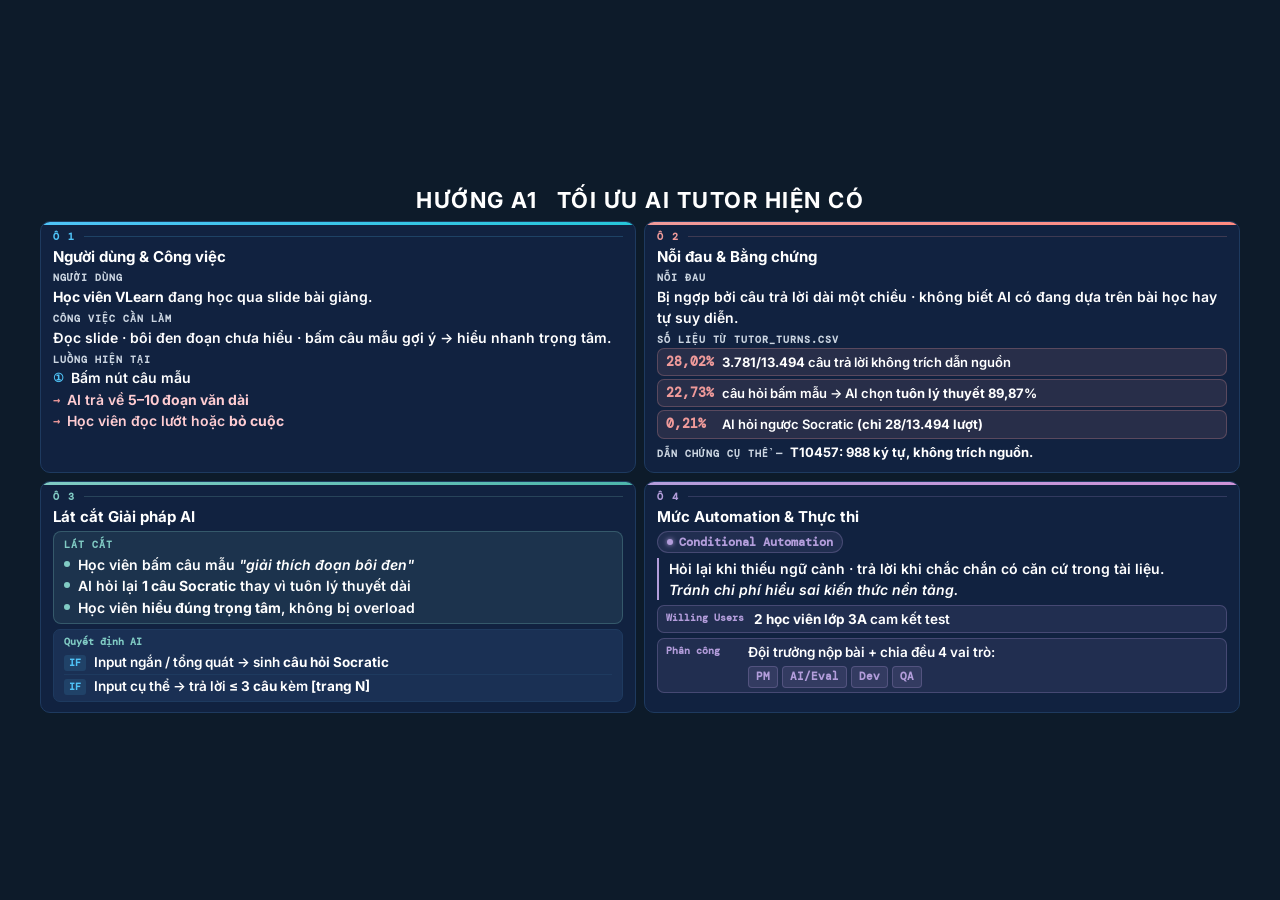
<file: canvas/canvas.html>
<!DOCTYPE html>
<html lang="vi">
<head>
<meta charset="UTF-8">
<meta name="viewport" content="width=device-width, initial-scale=1.0">
<title>VLearn AI Tutor – Problem Canvas</title>
<link href="https://fonts.googleapis.com/css2?family=Inter:wght@300;400;500;600;700&family=DM+Mono:wght@400;500&display=swap" rel="stylesheet">
<style>
  :root {
    --bg: #0d1b2a;
    --surface: #112240;
    --surface-2: #1a3054;
    --border: #1e3a5f;
    --accent: #4fc3f7;
    --accent-3: #26c6da;
    --accent-dim: rgba(79,195,247,0.12);
    --text-primary: #ffffff;
    --text-secondary: #ffffff;
    --text-muted: #cbd5e1;
    --pain-accent: #ef9a9a;
    --pain-dim: rgba(239,154,154,0.1);
    --pain-border: rgba(239,154,154,0.25);
    --sol-accent: #80cbc4;
    --sol-dim: rgba(128,203,196,0.1);
    --sol-border: rgba(128,203,196,0.25);
    --auto-accent: #b39ddb;
    --auto-dim: rgba(179,157,219,0.1);
    --auto-border: rgba(179,157,219,0.25);
  }

  * { box-sizing: border-box; margin: 0; padding: 0; }

  html, body {
    height: 100%;
    overflow: hidden;
  }

  body {
    background: var(--bg);
    font-family: 'Inter', sans-serif;
    color: var(--text-primary);
    height: 100vh;
    padding: 10px 16px;
    display: flex;
    flex-direction: column;
    justify-content: center;
    align-items: center;
  }

  .header {
    text-align: center;
    margin-bottom: 8px;
    width: 100%;
    max-width: 1200px;
  }

  .header-title {
    font-size: clamp(16px, 2vw, 22px);
    font-weight: 700;
    color: #ffffff;
    letter-spacing: 1.5px;
    text-transform: uppercase;
  }

  /* Grid */
  .canvas-grid {
    display: grid;
    grid-template-columns: 1fr 1fr;
    grid-template-rows: auto auto;
    gap: 8px;
    max-width: 1200px;
    width: 100%;
    margin: 0 auto;
    align-content: center;
  }

  /* Cell */
  .cell {
    border-radius: 10px;
    padding: 8px 12px 10px;
    border: 1px solid var(--border);
    background: var(--surface);
    position: relative;
    overflow: hidden;
    display: flex;
    flex-direction: column;
    gap: 5px;
  }

  .cell::before {
    content: '';
    position: absolute;
    top: 0; left: 0; right: 0;
    height: 3px;
    border-radius: 10px 10px 0 0;
  }

  .cell-1::before { background: linear-gradient(90deg, var(--accent), var(--accent-3)); }
  .cell-2::before { background: linear-gradient(90deg, var(--pain-accent), #ff8a80); }
  .cell-3::before { background: linear-gradient(90deg, var(--sol-accent), #4db6ac); }
  .cell-4::before { background: linear-gradient(90deg, var(--auto-accent), #ce93d8); }

  .cell-label {
    font-size: 10px;
    font-weight: 600;
    letter-spacing: 1.5px;
    text-transform: uppercase;
    font-family: 'DM Mono', monospace;
    display: flex;
    align-items: center;
    gap: 8px;
    flex-shrink: 0;
  }
  .cell-1 .cell-label { color: var(--accent); }
  .cell-2 .cell-label { color: var(--pain-accent); }
  .cell-3 .cell-label { color: var(--sol-accent); }
  .cell-4 .cell-label { color: var(--auto-accent); }

  .cell-label::after {
    content: '';
    flex: 1;
    height: 1px;
    opacity: 0.2;
    background: currentColor;
  }

  .cell-title {
    font-size: 15px;
    font-weight: 700;
    color: var(--text-primary);
    line-height: 1.2;
    flex-shrink: 0;
  }

  /* Block */
  .block { }

  .block-head {
    font-size: 10px;
    font-weight: 600;
    text-transform: uppercase;
    letter-spacing: 1px;
    color: var(--text-muted);
    margin-bottom: 2px;
    font-family: 'DM Mono', monospace;
  }

  .block-body {
    font-size: 14px;
    font-weight: 600;
    color: var(--text-secondary);
    line-height: 1.5;
  }

  .block-body strong { color: #ffffff; font-weight: 700; }

  /* Flow */
  .flow { display: flex; flex-direction: column; gap: 2px; }

  .flow-step {
    display: flex;
    align-items: flex-start;
    gap: 7px;
    font-size: 14px;
    font-weight: 600;
    color: var(--text-secondary);
    line-height: 1.4;
  }

  .flow-step .arrow {
    color: var(--accent);
    font-weight: 700;
    flex-shrink: 0;
    font-family: 'DM Mono', monospace;
    font-size: 12px;
    margin-top: 2px;
  }

  .flow-step.warn .arrow { color: var(--pain-accent); }
  .flow-step.warn { color: #ffcdd2; }

  /* Stats */
  .stat-list { display: flex; flex-direction: column; gap: 3px; }

  .stat {
    display: flex;
    align-items: flex-start;
    gap: 8px;
    background: var(--pain-dim);
    border: 1px solid var(--pain-border);
    border-radius: 7px;
    padding: 4px 8px;
  }

  .stat-num {
    font-family: 'DM Mono', monospace;
    font-size: 13px;
    font-weight: 600;
    color: var(--pain-accent);
    flex-shrink: 0;
    min-width: 48px;
  }

  .stat-desc {
    font-size: 13px;
    font-weight: 600;
    color: var(--text-secondary);
    line-height: 1.4;
  }

  .stat-desc strong { color: #ffffff; font-weight: 700; }

  /* Slice */
  .slice {
    background: var(--sol-dim);
    border: 1px solid var(--sol-border);
    border-radius: 8px;
    padding: 6px 10px;
  }

  .slice-title {
    font-size: 10px;
    font-weight: 600;
    text-transform: uppercase;
    letter-spacing: 1px;
    color: var(--sol-accent);
    margin-bottom: 4px;
    font-family: 'DM Mono', monospace;
  }

  .slice-flow { display: flex; flex-direction: column; gap: 2px; }

  .slice-step {
    display: flex;
    align-items: flex-start;
    gap: 8px;
    font-size: 14px;
    font-weight: 600;
    color: var(--text-secondary);
    line-height: 1.4;
  }

  .slice-step .dot {
    width: 6px; height: 6px;
    border-radius: 50%;
    background: var(--sol-accent);
    flex-shrink: 0;
    margin-top: 6px;
  }

  /* Decision box */
  .decision-box {
    background: var(--surface-2);
    border: 1px solid var(--border);
    border-radius: 7px;
    padding: 5px 10px;
  }

  .decision-box .db-head {
    font-size: 10px;
    color: var(--sol-accent);
    font-weight: 600;
    font-family: 'DM Mono', monospace;
    margin-bottom: 3px;
  }

  .decision-row {
    display: flex;
    align-items: flex-start;
    gap: 8px;
    font-size: 13.5px;
    font-weight: 600;
    color: var(--text-secondary);
    padding: 2px 0;
    border-bottom: 1px solid var(--border);
    line-height: 1.4;
  }

  .decision-row:last-child { border-bottom: none; padding-bottom: 0; }

  .decision-row .if {
    font-family: 'DM Mono', monospace;
    font-size: 10px;
    color: var(--accent);
    flex-shrink: 0;
    background: var(--accent-dim);
    padding: 1px 5px;
    border-radius: 3px;
    margin-top: 2px;
  }

  /* Automation */
  .auto-badge {
    display: inline-flex;
    align-items: center;
    gap: 6px;
    background: var(--auto-dim);
    border: 1px solid var(--auto-border);
    border-radius: 20px;
    padding: 2px 9px;
    align-self: flex-start;
  }

  .auto-badge-dot {
    width: 6px; height: 6px;
    border-radius: 50%;
    background: var(--auto-accent);
    box-shadow: 0 0 5px var(--auto-accent);
  }

  .auto-badge-text {
    font-size: 12px;
    font-weight: 600;
    color: var(--auto-accent);
    font-family: 'DM Mono', monospace;
  }

  .auto-reason {
    font-size: 14px;
    font-weight: 600;
    color: var(--text-secondary);
    line-height: 1.5;
    padding-left: 10px;
    border-left: 2px solid var(--auto-accent);
    flex-shrink: 0;
  }

  .info-row {
    display: flex;
    align-items: flex-start;
    gap: 10px;
    padding: 4px 8px;
    background: var(--auto-dim);
    border: 1px solid var(--auto-border);
    border-radius: 7px;
  }

  .info-label {
    font-size: 10px;
    font-weight: 600;
    color: var(--auto-accent);
    font-family: 'DM Mono', monospace;
    flex-shrink: 0;
    min-width: 72px;
    padding-top: 1px;
  }

  .info-val {
    font-size: 13.5px;
    font-weight: 600;
    color: var(--text-secondary);
    line-height: 1.4;
  }

  .info-val strong { color: #ffffff; font-weight: 700; }

  .roles {
    display: flex;
    flex-wrap: wrap;
    gap: 4px;
    margin-top: 4px;
  }

  .role-tag {
    font-size: 11px;
    padding: 2px 7px;
    border-radius: 4px;
    background: rgba(179,157,219,0.12);
    border: 1px solid rgba(179,157,219,0.25);
    color: var(--auto-accent);
    font-family: 'DM Mono', monospace;
  }
</style>
</head>
<body>

<div class="header">
  <div class="header-title">HƯỚNG A1 &nbsp; TỐI ƯU AI TUTOR HIỆN CÓ</div>
</div>

<div class="canvas-grid">

  <!-- Ô 1 -->
  <div class="cell cell-1">
    <div class="cell-label">Ô 1</div>
    <div class="cell-title">Người dùng &amp; Công việc</div>

    <div class="block">
      <div class="block-head">Người dùng</div>
      <div class="block-body"><strong>Học viên VLearn</strong> đang học qua slide bài giảng.</div>
    </div>

    <div class="block">
      <div class="block-head">Công việc cần làm</div>
      <div class="block-body">Đọc slide · bôi đen đoạn chưa hiểu · bấm câu mẫu gợi ý → hiểu nhanh trọng tâm.</div>
    </div>

    <div class="block">
      <div class="block-head">Luồng hiện tại</div>
      <div class="flow">
        <div class="flow-step">
          <span class="arrow">①</span>
          <span>Bấm nút câu mẫu</span>
        </div>
        <div class="flow-step warn">
          <span class="arrow">→</span>
          <span>AI trả về <strong>5–10 đoạn văn dài</strong></span>
        </div>
        <div class="flow-step warn">
          <span class="arrow">→</span>
          <span>Học viên đọc lướt hoặc <strong>bỏ cuộc</strong></span>
        </div>
      </div>
    </div>
  </div>

  <!-- Ô 2 -->
  <div class="cell cell-2">
    <div class="cell-label">Ô 2</div>
    <div class="cell-title">Nỗi đau &amp; Bằng chứng</div>

    <div class="block">
      <div class="block-head">Nỗi đau</div>
      <div class="block-body">Bị ngợp bởi câu trả lời dài một chiều · không biết AI có đang dựa trên bài học hay tự suy diễn.</div>
    </div>

    <div class="block">
      <div class="block-head">Số liệu từ tutor_turns.csv</div>
      <div class="stat-list">
        <div class="stat">
          <div class="stat-num">28,02%</div>
          <div class="stat-desc"><strong>3.781/13.494</strong> câu trả lời không trích dẫn nguồn</div>
        </div>
        <div class="stat">
          <div class="stat-num">22,73%</div>
          <div class="stat-desc">câu hỏi bấm mẫu → AI chọn <strong>tuôn lý thuyết 89,87%</strong></div>
        </div>
        <div class="stat">
          <div class="stat-num">0,21%</div>
          <div class="stat-desc">AI hỏi ngược Socratic <strong>(chỉ 28/13.494 lượt)</strong></div>
        </div>
      </div>
    </div>

    <div class="block">
      <div class="block-head">Dẫn chứng cụ thể — <span style="font-family:'Inter',sans-serif;font-weight:700;color:#ffffff;text-transform:none;letter-spacing:0;font-size:13px;">T10457: 988 ký tự, không trích nguồn.</span></div>
    </div>
  </div>

  <!-- Ô 3 -->
  <div class="cell cell-3">
    <div class="cell-label">Ô 3</div>
    <div class="cell-title">Lát cắt Giải pháp AI</div>

    <div class="slice">
      <div class="slice-title">Lát cắt</div>
      <div class="slice-flow">
        <div class="slice-step">
          <div class="dot"></div>
          <span>Học viên bấm câu mẫu <em>"giải thích đoạn bôi đen"</em></span>
        </div>
        <div class="slice-step">
          <div class="dot"></div>
          <span>AI hỏi lại <strong>1 câu Socratic</strong> thay vì tuôn lý thuyết dài</span>
        </div>
        <div class="slice-step">
          <div class="dot"></div>
          <span>Học viên <strong>hiểu đúng trọng tâm</strong>, không bị overload</span>
        </div>
      </div>
    </div>

    <div class="decision-box">
      <div class="db-head">Quyết định AI</div>
      <div class="decision-row">
        <span class="if">IF</span>
        <span>Input ngắn / tổng quát → sinh <strong>câu hỏi Socratic</strong></span>
      </div>
      <div class="decision-row">
        <span class="if">IF</span>
        <span>Input cụ thể → trả lời <strong>≤ 3 câu</strong> kèm <strong>[trang N]</strong></span>
      </div>
    </div>
  </div>

  <!-- Ô 4 -->
  <div class="cell cell-4">
    <div class="cell-label">Ô 4</div>
    <div class="cell-title">Mức Automation &amp; Thực thi</div>

    <div class="auto-badge">
      <div class="auto-badge-dot"></div>
      <div class="auto-badge-text">Conditional Automation</div>
    </div>

    <div class="auto-reason">
      Hỏi lại khi thiếu ngữ cảnh · trả lời khi chắc chắn có căn cứ trong tài liệu.<br>
      <em>Tránh chi phí hiểu sai kiến thức nền tảng.</em>
    </div>

    <div class="info-row">
      <div class="info-label">Willing Users</div>
      <div class="info-val"><strong>2 học viên lớp 3A</strong> cam kết test</div>
    </div>

    <div class="info-row">
      <div class="info-label">Phân công</div>
      <div class="info-val">
        Đội trưởng nộp bài + chia đều 4 vai trò:
        <div class="roles">
          <span class="role-tag">PM</span>
          <span class="role-tag">AI/Eval</span>
          <span class="role-tag">Dev</span>
          <span class="role-tag">QA</span>
        </div>
      </div>
    </div>
  </div>

</div>
</body>
</html>
</file>
